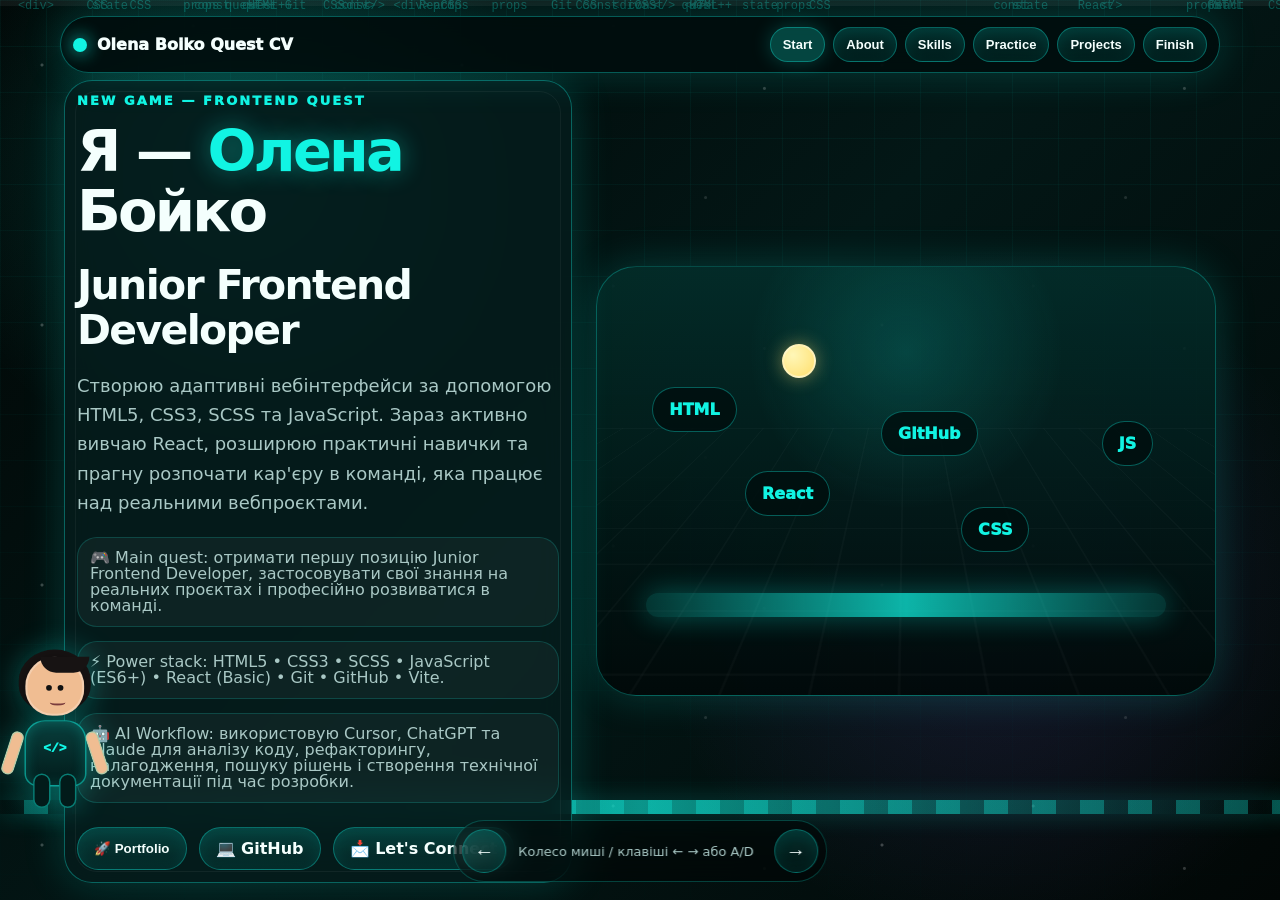
<file: index.html>
<!DOCTYPE html>
<html lang="uk">
<head>
  <meta charset="UTF-8" />
  <meta name="viewport" content="width=device-width, initial-scale=1.0" />
  <title>Бойко Олена — Front-end Developer Quest</title>
  <link rel="stylesheet" href="./style.css"> 
</head>
<body>
  <div class="progress-wrap"><div class="progress" id="progress"></div></div>
  <div class="bg-grid"></div>
  <div class="stars"></div>
  <div class="code-rain" id="particles"></div>

  <header class="topbar">
    <a class="brand" href="#" aria-label="На старт"><span class="brand-dot"></span><span>Olena Boiko Quest CV</span></a>
    <nav class="nav" aria-label="Навігація">
      <button class="nav-btn active" data-target="0">Start</button>
      <button class="nav-btn" data-target="1">About</button>
      <button class="nav-btn" data-target="2">Skills</button>
      <button class="nav-btn" data-target="3">Practice</button>
      <button class="nav-btn" data-target="4">Projects</button>
      <button class="nav-btn" data-target="5">Finish</button>
    </nav>
  </header>

  <div class="runner" id="runner" aria-hidden="true">
    <div class="avatar"><div class="hair"></div><div class="head"><div class="bangs"></div><div class="eye left"></div><div class="eye right"></div><div class="smile"></div></div><div class="body"></div><div class="arm left"></div><div class="arm right"></div><div class="leg left"></div><div class="leg right"></div></div>
  </div>

  <main class="game" id="game">
    <section class="world" id="world">
      <article class="level">
        <div class="panel log-panel">
          <div class="level-label">New Game — Frontend Quest</div>
          <h1>Я — <span class="accent">Олена</span> Бойко</h1>
          <h2>Junior Frontend Developer</h2>
          <p>Створюю адаптивні вебінтерфейси за допомогою HTML5, CSS3, SCSS та JavaScript. Зараз активно вивчаю React, розширюю
          практичні навички та прагну розпочати кар'єру в команді, яка працює над реальними вебпроєктами.</p>
          <div class="quest-log">
            <div class="log-item">🎮 Main quest: отримати першу позицію Junior Frontend Developer, застосовувати свої знання на реальних проєктах і професійно
            розвиватися в команді.</div>
            <div class="log-item">⚡ Power stack: HTML5 • CSS3 • SCSS • JavaScript (ES6+) • React (Basic) • Git • GitHub • Vite.</div>
            <div class="log-item">🤖 AI Workflow: використовую Cursor, ChatGPT та Claude для аналізу коду, рефакторингу, налагодження, пошуку рішень і створення технічної
            документації під час розробки.</div>
          </div>
          <div class="actions">
            <button data-next="1">🚀 Portfolio</button>
            <a class="button" href="https://github.com/OlenaBoiko9" target="_blank" rel="noreferrer">💻 GitHub</a>
            <a class="button" href="mailto:boiko.olena.2324ls@gmail.com">📩 Let's Connect</a>
          </div>
        </div>
        <div class="stage">
          
          <div class="platform"></div>
        
          <div class="coin coin-1"></div>
          
          <div class="badge badge-html">HTML</div>
          <div class="badge badge-js">JS</div>
          <div class="badge badge-css">CSS</div>
          <div class="badge badge-react">React</div>
          <div class="badge badge-github">GitHub</div>
        </div>
      </article>

      <article class="level">
        <div class="panel">
          <div class="level-label">Quest 01 — Origin Story</div>
          <h2>Мій шлях у <span class="accent">Frontend</span></h2>
          <p>Я розпочала свій шлях у Frontend-розробці з вивчення HTML, CSS та JavaScript. Після завершення навчання в Lemon School
          створила кілька власних проєктів, серед яких адаптивні вебсайти та Chrome Extension з інтеграцією Monobank API.
          
          Зараз поглиблюю знання React, розвиваю практичні навички, працюю над новими проєктами та вдосконалюю якість коду. Моя
          мета — приєднатися до команди, працювати над реальними продуктами та професійно зростати як Frontend Developer.</p>
        </div>
        <div class="cards">
          <div class="card"><strong>💻 Frontend Skills</strong>Маю практичний досвід розробки адаптивних вебінтерфейсів із використанням HTML5, CSS3, SCSS та JavaScript (ES6+),
          створюю семантичну та кросбраузерну верстку.</div>
          <div class="card"><strong>⚛️ React Learning</strong>Вивчаю React, працюю з компонентами, props, state та застосовую сучасний підхід до побудови користувацьких інтерфейсів.</div>
          <div class="card"><strong>🤖 AI-Assisted Development</strong>Використовую Cursor, ChatGPT та Claude для аналізу коду, пошуку рішень, рефакторингу, налагодження та створення
          технічної документації, що допомагає ефективніше працювати над проєктами.</div>
          <div class="card"><strong>🤝 Ready to Contribute</strong>Шукаю можливість розпочати кар'єру Junior Frontend Developer у команді, де зможу застосовувати свої знання, розвиватися
          на реальних проєктах і робити внесок у створення якісних вебзастосунків.</div>
        </div>
      </article>

      <article class="level">
        <div class="panel">
          <div class="level-label">Quest 02 — Collect Power-ups</div>
          <h2>Мої <span class="accent">технічні навички</span></h2>
          <p>Практичні навички, які я застосовую під час розробки власних проєктів. Постійно вдосконалюю знання, вивчаю сучасні
          інструменти та розширюю стек технологій. Натисніть на технологію, щоб переглянути детальніше.</p>
        </div>
       <div class="skills">
  <div class="skill">
    <div class="skill-head">
      <span>HTML5</span>
    </div>
    <div class="skill-desc">
      Створюю семантичну, доступну та логічно структуровану HTML-розмітку відповідно до сучасних вебстандартів.
    </div>
  </div>

<div class="skill">
  <div class="skill-head">
    <span>CSS3 / SCSS</span>
  </div>
  <div class="skill-desc">
    Розробляю адаптивні інтерфейси, використовуючи Flexbox, CSS Grid, SCSS, методологію BEM і підхід Mobile First.
  </div>
</div>

<div class="skill">
  <div class="skill-head">
    <span>JavaScript (ES6+)</span>
  </div>
  <div class="skill-desc">
    Реалізую інтерактивність вебзастосунків, працюю з DOM, Fetch API, REST API, Local Storage, обробкою подій та
    сучасним синтаксисом ES6+.
  </div>
</div>

<div class="skill">
  <div class="skill-head">
    <span>React</span>
  </div>
  <div class="skill-desc">
    Вивчаю React, працюю з компонентами, props і state та створюю навчальні застосунки для розвитку практичних навичок.
  </div>
</div>

<div class="skill">
  <div class="skill-head">
    <span>Git / GitHub</span>
  </div>
  <div class="skill-desc">
    Використовую Git для контролю версій, працюю з GitHub, веду репозиторії власних проєктів і публікую їх за допомогою
    GitHub Pages.
  </div>
</div>
</div>
      </article>

      <article class="level">
        <div class="panel">
          <div class="level-label">Quest 03 — Practice Map</div>
          <h2>Від перших проєктів до  <span class="accent">React</span></h2>
          <p>Мій практичний шлях у Frontend-розробці — від створення адаптивних вебсторінок до розробки інтерактивних застосунків із
          використанням JavaScript, Git та React.</p>
        </div>
        <div class="timeline">
          <div class="step"><strong>Landing Pages</strong>Почала з розробки адаптивних лендінгів, опановуючи семантичну HTML-розмітку, структуру сторінок і сучасну верстку.</div>
          <div class="step"><strong>Responsive layout</strong>Створюю адаптивні інтерфейси, які коректно працюють на мобільних пристроях, планшетах і десктопах.</div>
          <div class="step"><strong>JavaScript logic</strong>Реалізую інтерактивність вебзастосунків, працюю з DOM, подіями, Fetch API, REST API та логікою взаємодії користувача з
          інтерфейсом.</div>
          <div class="step"><strong>Component Approach</strong>Вивчаю компонентний підхід у React, працюю з компонентами, props і state, створюючи навчальні застосунки.</div>
          <div class="step"><strong>React Development</strong>Поступово поглиблюю знання React, застосовую сучасний підхід до створення користувацьких інтерфейсів і розвиваю
          практичні навички.</div>
          <div class="step"><strong>Git Workflow</strong>Використовую Git для контролю версій, працюю з GitHub, веду репозиторії власних проєктів і публікую їх за допомогою
          GitHub Pages.</div>
        </div>
      </article>

<article class="level projects-level">
  <div class="projects-panel">
    <div class="projects-label">Quest 04 — GitHub Portal</div>

    <h2>Мої проєкти</h2>
  </div>

  <div class="projects-grid">
    <div class="projects-card">
      <strong>Marketing Agency Website "Positivus"</strong>
      Адаптивний сайт для digital-агентства з сучасним інтерфейсом, секціями послуг, кейсів та закликами до дії.
      HTML5 • CSS3 • SCSS
      <div class="projects-card-links">
        <a href="https://olenaboiko9.github.io/Marketing-Agency-Website-Positivus-/" target="_blank" rel="noreferrer">Live</a>
        <a href="https://github.com/OlenaBoiko9/Marketing-Agency-Website-Positivus-" target="_blank" rel="noreferrer">GitHub</a>
      </div>
    </div>

    <div class="projects-card">
      <strong>CrossFit Landing Page</strong>
      Адаптивний лендінг із версткою за макетом, сучасною структурою сторінки та оптимізованими стилями.
      HTML5 • CSS3 
      <div class="projects-card-links">
        <a href="https://olenaboiko9.github.io/CROSSFIT/" target="_blank" rel="noreferrer">Live</a>
        <a href="https://github.com/OlenaBoiko9/CROSSFIT" target="_blank" rel="noreferrer">GitHub</a>
      </div>
    </div>

      <div class="projects-card">
        <strong>Bakery Business Website</strong>
        Сайт сучасної пекарні з навігацією, інформацією про команду, формою заявки та адаптивною версткою.
        HTML5 • CSS3 • SCSS • JavaScript
        <div class="projects-card-links">
          <a href="https://olenaboiko9.github.io/Bakery-Business-Website/" target="_blank" rel="noreferrer">Live</a>
          <a href="https://github.com/OlenaBoiko9/Bakery-Business-Website" target="_blank" rel="noreferrer">GitHub</a>
        </div>
      </div>

    <div class="projects-card">
      <strong>CloudSyns</strong>
      Адаптивний вебсайт хмарного сервісу зі статистикою, тарифами, блоками переваг і сучасним UI.
      HTML5 • CSS3 • SCSS • JavaScript
      <div class="projects-card-links">
        <a href="https://olenaboiko9.github.io/CloudSyns/" target="_blank" rel="noreferrer">Live</a>
        <a href="https://github.com/OlenaBoiko9/CloudSyns" target="_blank" rel="noreferrer">GitHub</a>
      </div>
    </div>

    <div class="projects-card">
      <strong>Band Website "Grim ta Grim"</strong>
      Сайт музичного гурту з розкладом концертів, інформацією про учасників, контактною формою та Google Maps.
      HTML5 • CSS3 • JavaScript
      <div class="projects-card-links">
        <a href="https://olenaboiko9.github.io/Band-Website-Grim-ta-Grim-/" target="_blank" rel="noreferrer">Live</a>
        <a href="https://github.com/OlenaBoiko9/Band-Website-Grim-ta-Grim-" target="_blank" rel="noreferrer">GitHub</a>
      </div>
    </div>

    <div class="projects-card">
      <strong>Chrome Extension — Currency Converter</strong>
      Розширення для Chrome, яке отримує актуальний курс валют через Monobank API та конвертує USD ↔ UAH.
      JavaScript • HTML5 • CSS3 • Monobank API • Chrome Extension API
      <div class="projects-card-links">
        <a href="https://github.com/OlenaBoiko9/Chrome-Ext" target="_blank" rel="noreferrer">GitHub</a>
      </div>
    </div>

    <div class="projects-card">
      <strong>Contact Form (In Progress)</strong>
      Форма з валідацією, обробкою введених даних і сучасним користувацьким інтерфейсом. Після завершення JavaScript-версії
      буде реалізована також на React.
      HTML5 • CSS3 • JavaScript • React (planned)
      <div class="projects-card-links">
        <a href="https://github.com/OlenaBoiko9/Contact-Form" target="_blank" rel="noreferrer">GitHub</a>
      </div>
    </div>

    <div class="projects-card">
      <strong>Vibe Coding Project</strong>
      Проєкт створений у форматі Vibe Coding з використанням Cursor та ChatGPT. Розробка здійснювалася через постановку задач
      AI: я описувала функціонал, інтерфейс і бажаний результат, а AI генерував та змінював код відповідно до цих вимог.
      <div class="projects-card-links">
        <a href="https://github.com/OlenaBoiko9/Dayli-main/tree/main" target="_blank" rel="noreferrer">GitHub</a>
      </div>
    </div>
  </div>
</article>
      <article class="level final-level">
        <div class="panel">
          <div class="level-label">Final Level — Contact</div>
          <h2>Готова створювати сучасні вебпроєкти</h2>
          <p>Шукаю можливість приєднатися до команди, працювати над реальними вебпроєктами, застосовувати свої знання та професійно
          розвиватися як Junior Frontend Developer.</p>
          <div class="contacts">
            <a class="contact-item final-item" href="mailto:boiko.olena.2324ls@gmail.com"><strong>Email</strong>boiko.olena.2324ls@gmail.com</a>
            <a class="contact-item final-item" href="tel:+380663231808"><strong>Phone</strong>066 323 1808</a>
            <a class="contact-item final-item" href="https://github.com/OlenaBoiko9" target="_blank" rel="noreferrer"><strong>GitHub</strong>github.com/OlenaBoiko9</a>
            <a class="contact-item final-item" href="https://t.me/OlenaBoiko9" target="_blank" rel="noreferrer"><strong>Telegram</strong>t.me/OlenaBoiko9</a>
          </div>
        </div>

      </article>
    </section>
  </main>

  <div class="controls" id="controls">
    <button type="button" id="prevBtn" aria-label="Попередній рівень">←</button>
    <span class="hint">Колесо миші / клавіші ← → або A/D</span>
    <button type="button" id="nextBtn" aria-label="Наступний рівень">→</button>
  </div>
<script src="./script.js"></script>
</body>
</html>
</file>
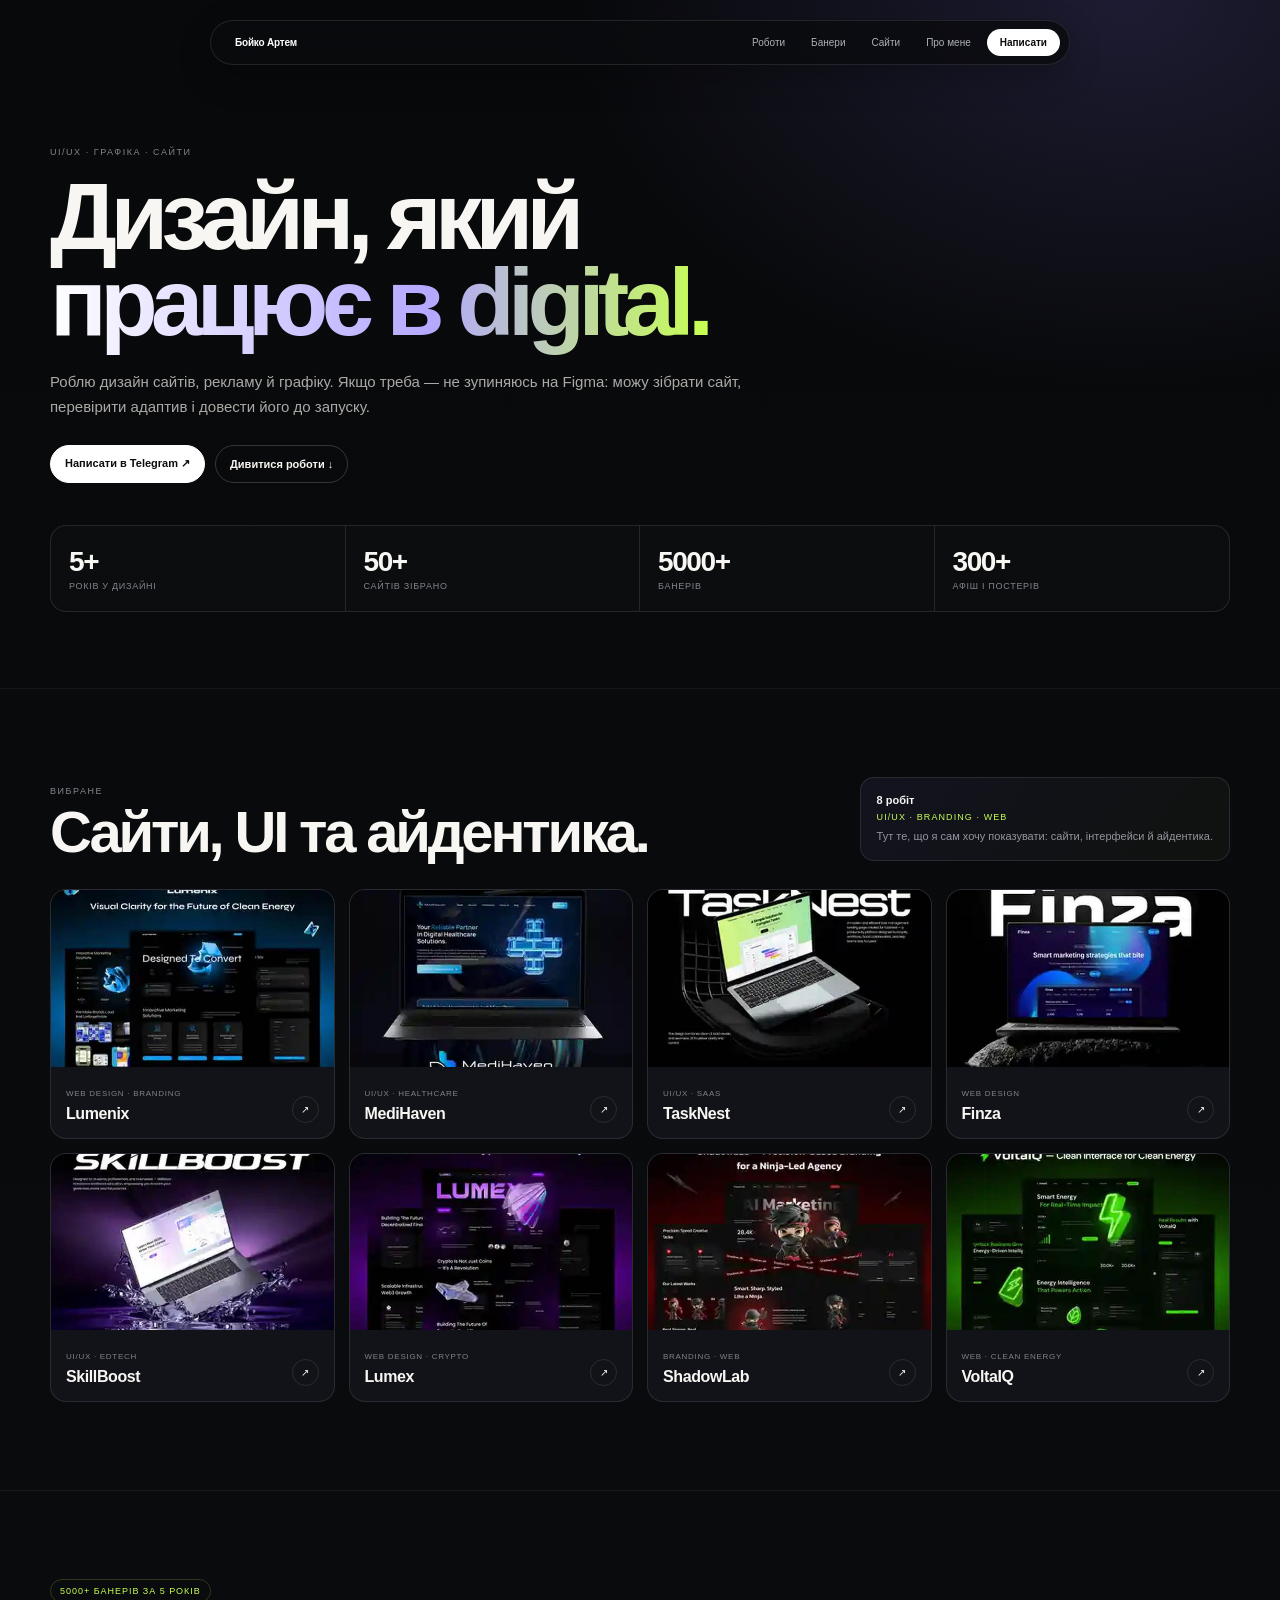
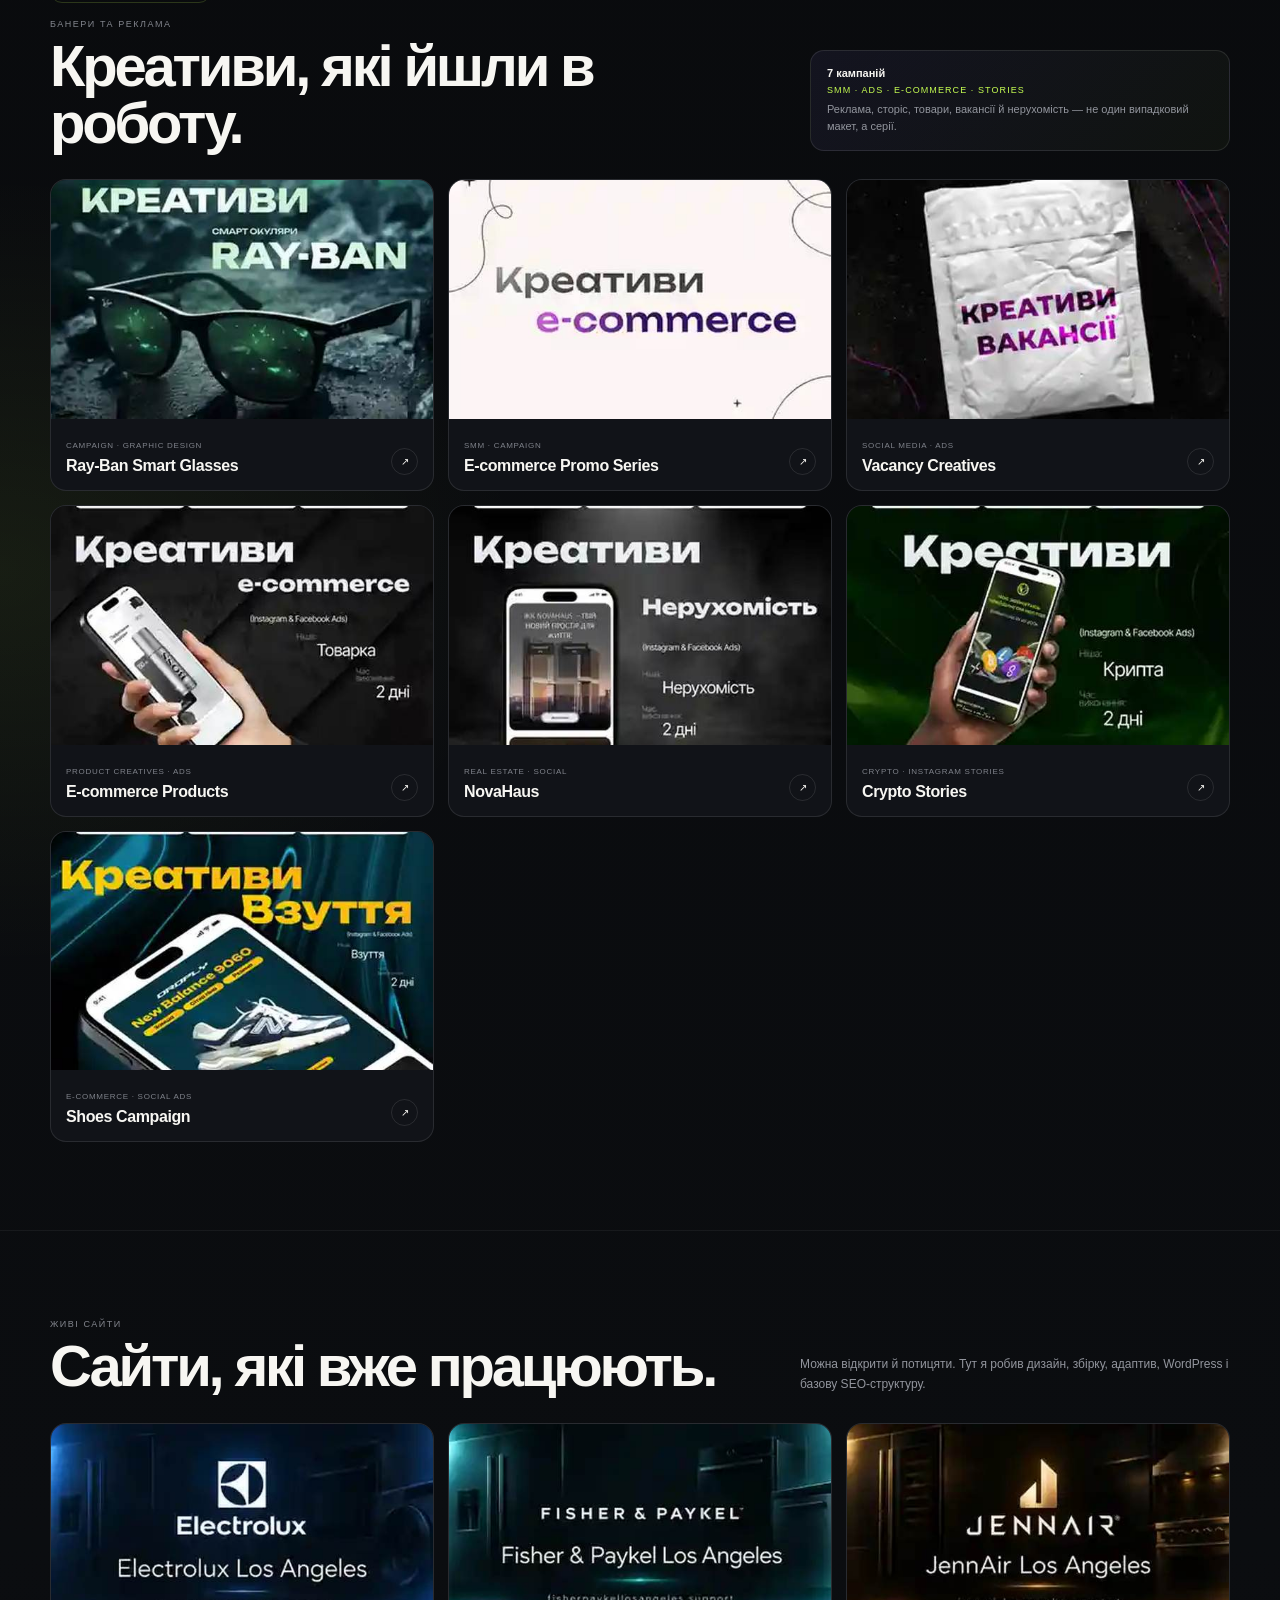
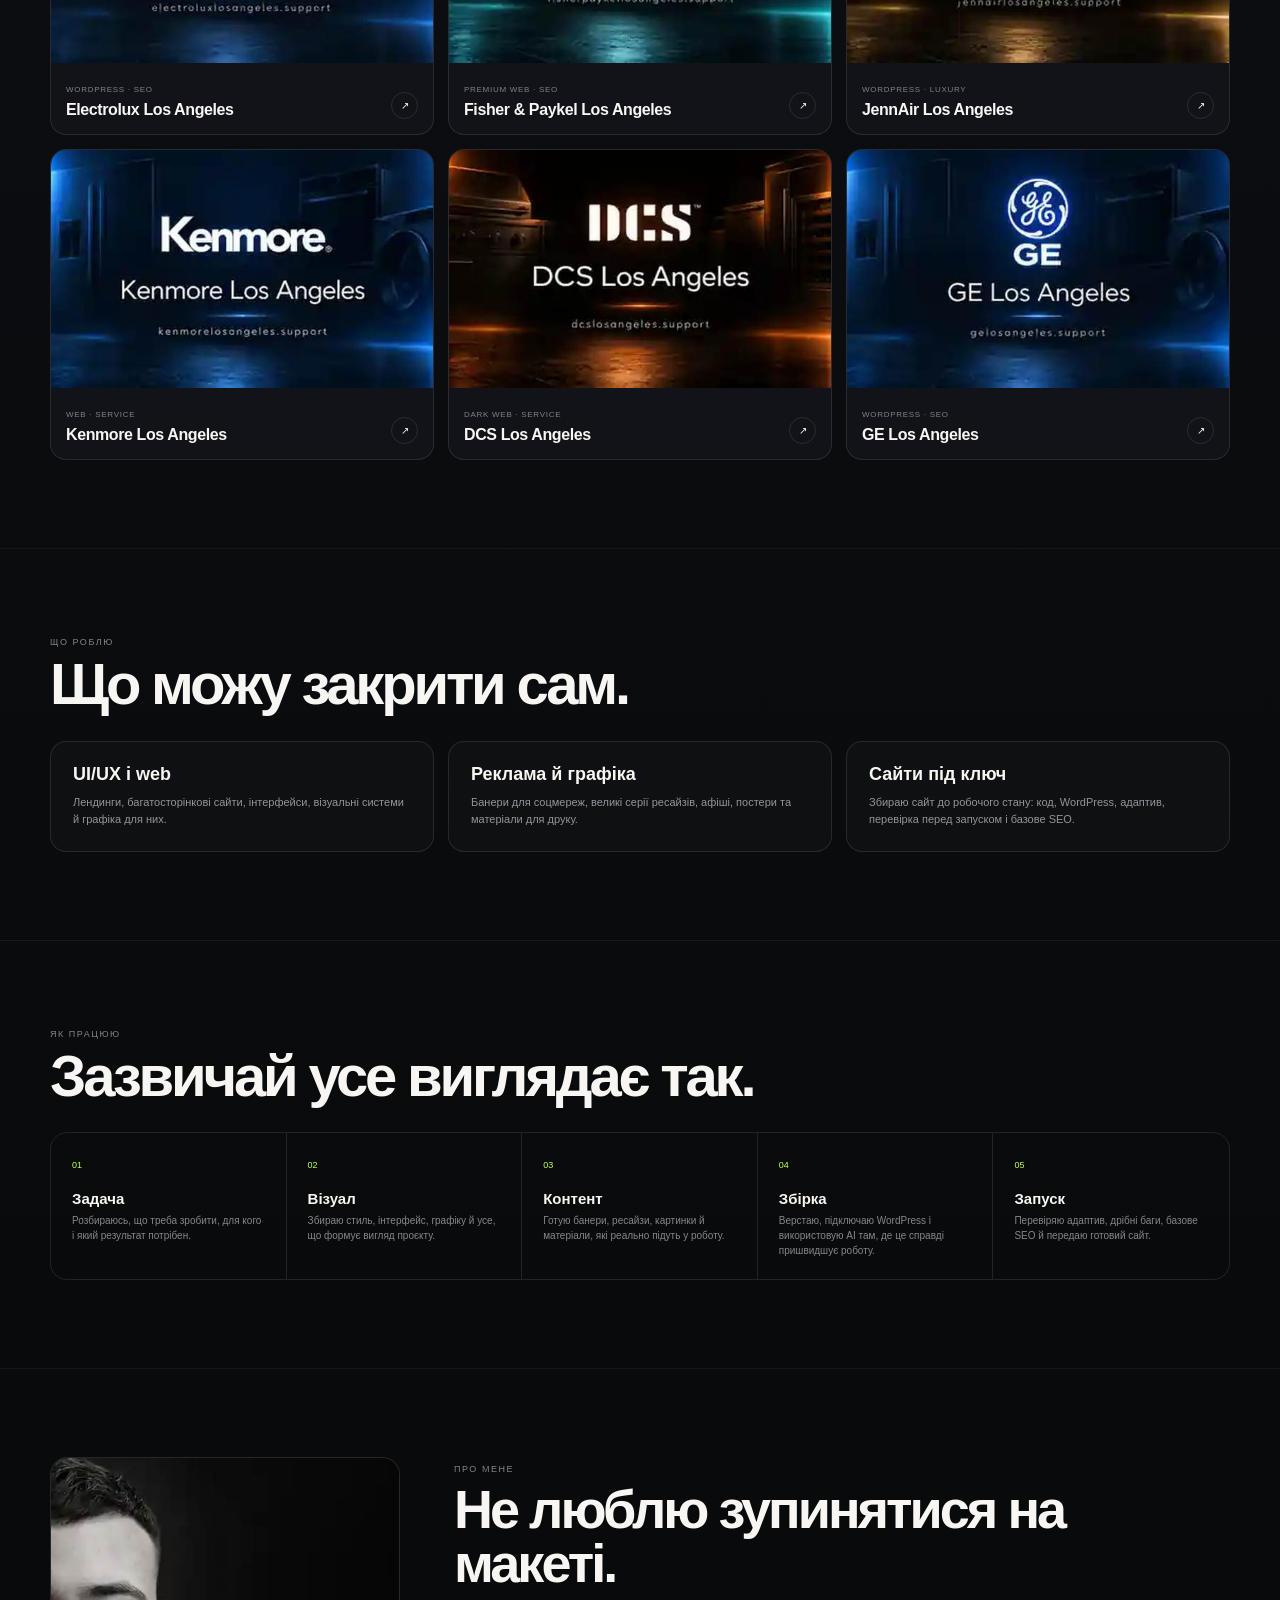
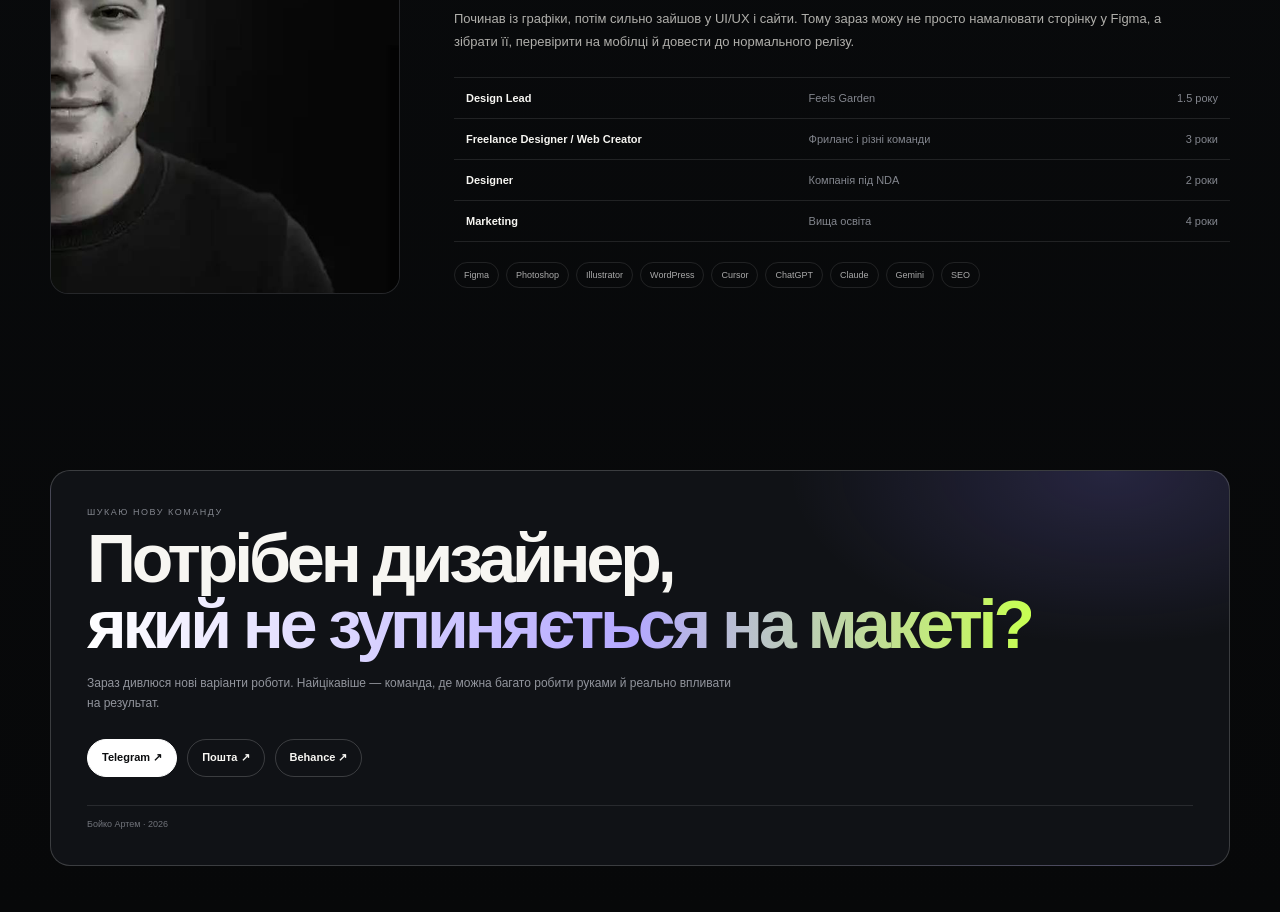
<file: portfolio/index.html>
<!doctype html>
<html lang="uk">
<head>
<meta charset="utf-8">
<meta name="viewport" content="width=device-width,initial-scale=1,viewport-fit=cover">
<meta name="theme-color" content="#08090b">
<title>Бойко Артем — Digital Designer</title>
<meta name="description" content="Бойко Артем — UI/UX, графічний дизайн і сайти. Вибрані кейси, рекламні креативи та живі проєкти.">
<style>
:root{
  --bg:#08090b;--bg2:#0d0f13;--panel:#111318;--panel2:#151820;
  --text:#f7f6f2;--muted:#92959d;--line:rgba(255,255,255,.10);
  --line2:rgba(255,255,255,.18);--lime:#c7ff52;--vio:#8d7dff;
  --max:1180px;--r:18px;--ease:cubic-bezier(.2,.8,.2,1)
}
*{box-sizing:border-box}
html{scroll-behavior:smooth;background:var(--bg)}
body{margin:0;color:var(--text);font-family:Inter,ui-sans-serif,-apple-system,BlinkMacSystemFont,"Segoe UI",sans-serif;background:
radial-gradient(900px 620px at 88% 0,rgba(141,125,255,.16),transparent 62%),
radial-gradient(820px 620px at 0 38%,rgba(199,255,82,.07),transparent 64%),
linear-gradient(180deg,#08090b 0%,#0b0d10 55%,#070809 100%);overflow-x:hidden}
a{color:inherit;text-decoration:none}
img{display:block;width:100%}
button,a{-webkit-tap-highlight-color:transparent}
.shell{width:min(var(--max),calc(100% - 40px));margin-inline:auto}
section{scroll-margin-top:86px}
.nav-wrap{position:sticky;top:10px;z-index:50;padding:10px 12px 0;pointer-events:none}
.nav{width:min(860px,100%);margin:auto;display:flex;align-items:center;gap:6px;padding:8px 9px 8px 14px;border:1px solid var(--line);border-radius:999px;background:rgba(10,11,14,.82);backdrop-filter:blur(18px) saturate(135%);box-shadow:0 12px 34px rgba(0,0,0,.24);pointer-events:auto}
.brand{margin-right:auto;font-weight:850;font-size:12px;letter-spacing:-.02em;color:#fff!important;white-space:nowrap}
.nav a{padding:8px 10px;border-radius:999px;font-size:10px;color:#aeb1b8;transition:.2s}
.nav a:hover{color:#fff;background:rgba(255,255,255,.06)}
.nav .hire{background:#fff;color:#0a0b0d!important;font-weight:800;padding-inline:13px}
.nav .hire:hover{background:var(--lime)}
.hero{padding:92px 0 76px}
.ey{font-size:9px;line-height:1.3;letter-spacing:.17em;text-transform:uppercase;color:#82858d}
h1{margin:15px 0 22px;font-size:clamp(52px,7.4vw,94px);line-height:.92;letter-spacing:-.07em;font-weight:760}
.grad{background:linear-gradient(90deg,#fff 0%,#b4a8ff 58%,#c7ff52 100%);-webkit-background-clip:text;background-clip:text;color:transparent}
.hero-copy{max-width:700px;margin:0;color:#aaa9a6;font-size:15px;line-height:1.7}
.actions{display:flex;gap:10px;flex-wrap:wrap;margin-top:25px}
.btn{display:inline-flex;align-items:center;justify-content:center;min-height:38px;padding:9px 14px;border:1px solid var(--line2);border-radius:999px;font-size:11px;font-weight:780;transition:transform .22s,border-color .22s,background .22s,color .22s;touch-action:manipulation}
.btn.primary{background:#fff;color:#0b0c0e;border-color:#fff}
.btn:hover{transform:translateY(-2px);border-color:rgba(199,255,82,.42)}
.btn.primary:hover{background:var(--lime);border-color:var(--lime)}
.stats{display:grid;grid-template-columns:repeat(4,1fr);margin-top:42px;border:1px solid var(--line);border-radius:16px;overflow:hidden;background:rgba(255,255,255,.015)}
.stat{padding:20px 18px;border-right:1px solid var(--line);transition:.22s}
.stat:last-child{border-right:0}
.stat strong{display:block;font-size:28px;letter-spacing:-.05em}
.stat span{display:block;margin-top:3px;font-size:9px;color:#81848c;text-transform:uppercase;letter-spacing:.08em}
.section{padding:88px 0;border-top:1px solid rgba(255,255,255,.055)}
.head{display:flex;align-items:flex-end;justify-content:space-between;gap:30px;margin-bottom:28px}
.head h2{margin:7px 0 0;font-size:clamp(36px,4.8vw,58px);line-height:.98;letter-spacing:-.055em}
.head p{margin:0;max-width:430px;color:var(--muted);font-size:12px;line-height:1.65}
.note{min-width:300px;max-width:420px;padding:16px;border:1px solid var(--line);border-radius:14px;background:linear-gradient(135deg,rgba(141,125,255,.08),rgba(199,255,82,.035));display:grid;gap:6px}
.note strong{font-size:11px}
.note span{font-size:9px;letter-spacing:.12em;color:var(--lime)}
.note em{font-style:normal;font-size:11px;color:var(--muted);line-height:1.5}
.grid{display:grid;grid-template-columns:repeat(4,minmax(0,1fr));gap:14px}
.grid.three{grid-template-columns:repeat(3,minmax(0,1fr))}
.card{position:relative;display:block;overflow:hidden;border:1px solid var(--line);border-radius:16px;background:var(--panel);transition:transform .3s var(--ease),border-color .3s,box-shadow .3s,background .3s;touch-action:manipulation}
.card-media{aspect-ratio:16/10;overflow:hidden;background:#0c0e11}
.card-media img{height:100%;object-fit:cover;transition:transform .55s var(--ease),filter .3s}
.card-meta{display:flex;align-items:flex-end;justify-content:space-between;gap:14px;padding:15px}
.card small{font-size:8px;letter-spacing:.09em;color:#7f828a;text-transform:uppercase}
.card h3{margin:5px 0 0;font-size:16px;line-height:1.12;letter-spacing:-.025em}
.arrow{flex:0 0 auto;width:27px;height:27px;display:grid;place-items:center;border:1px solid var(--line);border-radius:50%;font-size:10px;transition:.23s}
.card::after{content:"";position:absolute;inset:0;pointer-events:none;background:linear-gradient(180deg,transparent 62%,rgba(141,125,255,.04));opacity:0;transition:.25s}
.card:hover{transform:translateY(-6px);border-color:rgba(199,255,82,.34);background:#14171d;box-shadow:0 18px 42px rgba(0,0,0,.32)}
.card:hover::after{opacity:1}
.card:hover img{transform:scale(1.045);filter:saturate(1.05) contrast(1.02)}
.card:hover .arrow{transform:rotate(8deg);background:var(--lime);border-color:var(--lime);color:#090a0c}
.card:active{transform:translateY(-2px) scale(.995)}
.tag{display:inline-flex;margin-bottom:16px;padding:6px 9px;border:1px solid rgba(199,255,82,.18);border-radius:999px;color:var(--lime);font-size:9px;letter-spacing:.11em;text-transform:uppercase}
.caps{display:grid;grid-template-columns:repeat(3,1fr);gap:14px}
.cap{padding:22px;border:1px solid var(--line);border-radius:16px;background:rgba(255,255,255,.022);transition:.23s}
.cap strong{display:block;font-size:18px;margin-bottom:9px}
.cap p{margin:0;color:var(--muted);font-size:11px;line-height:1.6}
.cap:hover{transform:translateY(-4px);border-color:rgba(141,125,255,.34);background:rgba(255,255,255,.038);box-shadow:0 14px 32px rgba(0,0,0,.18)}
.process{display:grid;grid-template-columns:repeat(5,1fr);border:1px solid var(--line);border-radius:17px;overflow:hidden}
.step{padding:21px;border-right:1px solid var(--line);transition:.22s}
.step:last-child{border-right:0}
.step-num{font-size:9px;color:var(--lime)}
.step h3{margin:18px 0 6px;font-size:15px}
.step p{margin:0;color:#85878d;font-size:10px;line-height:1.5}
.step:hover{background:linear-gradient(180deg,rgba(141,125,255,.07),rgba(199,255,82,.025))}
.about{display:grid;grid-template-columns:350px 1fr;gap:54px;align-items:center}
.portrait{overflow:hidden;border:1px solid var(--line);border-radius:18px;background:#0d0f12;transition:.24s}
.portrait img{aspect-ratio:4/5;object-fit:cover}
.portrait:hover{transform:translateY(-4px);border-color:rgba(141,125,255,.32);box-shadow:0 18px 38px rgba(0,0,0,.25)}
.about h2{margin:7px 0 18px;font-size:clamp(34px,4.6vw,54px);line-height:1;letter-spacing:-.055em}
.about-copy{margin:0;color:#b0afab;font-size:13px;line-height:1.72;max-width:710px}
.exp{margin-top:24px;border-top:1px solid var(--line)}
.exp-row{display:grid;grid-template-columns:minmax(180px,1.05fr) minmax(210px,1fr) 82px;align-items:center;column-gap:24px;padding:14px 12px;border-bottom:1px solid var(--line);font-size:11px;transition:.22s}
.exp-row b{font-weight:760}
.exp-row span{color:#83868e}
.exp-row span:last-child{text-align:right;white-space:nowrap}
.exp-row:hover{background:linear-gradient(90deg,rgba(141,125,255,.07),rgba(199,255,82,.03));transform:translateX(4px)}
.exp-row:hover span:last-child{color:var(--lime)}
.tools{display:flex;flex-wrap:wrap;gap:7px;margin-top:20px}
.tool{padding:7px 9px;border:1px solid var(--line);border-radius:999px;color:#aaa;font-size:9px;transition:.2s}
.tool:hover{transform:translateY(-2px);border-color:rgba(199,255,82,.35);color:#fff}
.contact{padding:88px 0 46px}
.contact-box{padding:36px;border:1px solid var(--line2);border-radius:20px;background:radial-gradient(520px 280px at 90% 0,rgba(141,125,255,.18),transparent 62%),#101216}
.contact-box h2{margin:7px 0 16px;font-size:clamp(40px,5.6vw,68px);line-height:.97;letter-spacing:-.06em}
.contact-box p{margin:0;max-width:650px;color:var(--muted);font-size:12px;line-height:1.65}
.footer{margin-top:28px;padding-top:13px;border-top:1px solid var(--line);font-size:9px;color:#70737a}

@media(max-width:1050px){
  .grid,.grid.three{grid-template-columns:repeat(2,minmax(0,1fr))}
  .about{grid-template-columns:300px 1fr;gap:38px}
  .process{grid-template-columns:repeat(3,1fr)}
  .step:nth-child(3){border-right:0}
  .step:nth-child(-n+3){border-bottom:1px solid var(--line)}
}
@media(max-width:760px){
  .shell{width:calc(100% - 28px)}
  .nav{padding-left:12px}
  .nav a:not(.brand):not(.hire){display:none}
  .brand{font-size:11px}
  .nav .hire{font-size:9px;padding:7px 10px}
  .hero{padding:64px 0 50px}
  h1{font-size:clamp(42px,13vw,58px);margin:13px 0 18px}
  .hero-copy{font-size:13px;line-height:1.65}
  .actions{display:grid;grid-template-columns:1fr;gap:8px;margin-top:20px}
  .btn{width:100%;min-height:42px}
  .stats{grid-template-columns:1fr 1fr;margin-top:28px}
  .stat{padding:14px 12px}
  .stat:nth-child(2){border-right:0}
  .stat:nth-child(-n+2){border-bottom:1px solid var(--line)}
  .section{padding:58px 0}
  .head{align-items:flex-start;flex-direction:column;gap:18px;margin-bottom:22px}
  .head h2{font-size:38px}
  .note{min-width:0;width:100%;max-width:none;padding:14px}
  .grid,.grid.three{grid-template-columns:1fr;gap:12px}
  .card-media{aspect-ratio:16/9}
  .card-meta{padding:14px}
  .caps{grid-template-columns:1fr}
  .process{grid-template-columns:1fr}
  .step{border-right:0;border-bottom:1px solid var(--line)!important;padding:18px}
  .step:last-child{border-bottom:0!important}
  .step h3{margin-top:10px}
  .about{grid-template-columns:1fr;gap:28px}
  .portrait{max-width:440px;width:100%;margin:auto}
  .about h2{font-size:40px}
  .exp-row{grid-template-columns:1fr auto;column-gap:12px;row-gap:5px;padding:13px 8px}
  .exp-row span:first-of-type{grid-column:1/-1}
  .exp-row span:last-child{grid-column:2;grid-row:1}
  .contact{padding:58px 0 30px}
  .contact-box{padding:24px}
  .contact-box h2{font-size:42px}
}
@media(max-width:390px){
  .shell{width:calc(100% - 20px)}
  .brand{font-size:10px}
  h1{font-size:40px}
  .head h2,.about h2,.contact-box h2{font-size:35px}
}
</style>
</head>
<body>
<div class="nav-wrap"><nav class="nav">
  <a class="brand" href="https://www.behance.net/692fd713" target="_blank" rel="noopener noreferrer">Бойко Артем</a>
  <a href="#work">Роботи</a><a href="#banners">Банери</a><a href="#sites">Сайти</a><a href="#about">Про мене</a>
  <a class="hire" href="https://t.me/artem_design10" target="_blank" rel="noopener noreferrer">Написати</a>
</nav></div>

<main>
<section class="hero"><div class="shell">
  <div class="ey">UI/UX · графіка · сайти</div>
  <h1>Дизайн, який<br><span class="grad">працює в digital.</span></h1>
  <p class="hero-copy">Роблю дизайн сайтів, рекламу й графіку. Якщо треба — не зупиняюсь на Figma: можу зібрати сайт, перевірити адаптив і довести його до запуску.</p>
  <div class="actions">
    <a class="btn primary" href="https://t.me/artem_design10" target="_blank" rel="noopener noreferrer">Написати в Telegram ↗</a>
    <a class="btn" href="#work">Дивитися роботи ↓</a>
  </div>
  <div class="stats">
    <div class="stat"><strong>5+</strong><span>років у дизайні</span></div>
    <div class="stat"><strong>50+</strong><span>сайтів зібрано</span></div>
    <div class="stat"><strong>5000+</strong><span>банерів</span></div>
    <div class="stat"><strong>300+</strong><span>афіш і постерів</span></div>
  </div>
</div></section>

<section class="section" id="work"><div class="shell">
  <div class="head"><div><div class="ey">Вибране</div><h2>Сайти, UI та айдентика.</h2></div>
  <div class="note"><strong>8 робіт</strong><span>UI/UX · BRANDING · WEB</span><em>Тут те, що я сам хочу показувати: сайти, інтерфейси й айдентика.</em></div></div>
  <div class="grid">
    <a class="card" href="https://www.behance.net/gallery/229283741/Lumenix-Visual-Clarity-for-the-Future-of-Clean-Energy" target="_blank" rel="noopener noreferrer"><div class="card-media"><img src="cards/lumenix.jpg" alt="Lumenix" loading="lazy"></div><div class="card-meta"><div><small>Web Design · Branding</small><h3>Lumenix</h3></div><span class="arrow">↗</span></div></a><a class="card" href="https://www.behance.net/gallery/226299751/MediHaven-Digital-Healthcare-Web-Design" target="_blank" rel="noopener noreferrer"><div class="card-media"><img src="cards/medihaven.jpg" alt="MediHaven" loading="lazy"></div><div class="card-meta"><div><small>UI/UX · Healthcare</small><h3>MediHaven</h3></div><span class="arrow">↗</span></div></a><a class="card" href="https://www.behance.net/gallery/225847885/Modern-SaaS-Project-Management-Platform-Design" target="_blank" rel="noopener noreferrer"><div class="card-media"><img src="cards/tasknest.jpg" alt="TaskNest" loading="lazy"></div><div class="card-meta"><div><small>UI/UX · SaaS</small><h3>TaskNest</h3></div><span class="arrow">↗</span></div></a><a class="card" href="https://www.behance.net/gallery/226250037/Finza-Bold-marketing-agency-website" target="_blank" rel="noopener noreferrer"><div class="card-media"><img src="cards/finza.jpg" alt="Finza" loading="lazy"></div><div class="card-meta"><div><small>Web Design</small><h3>Finza</h3></div><span class="arrow">↗</span></div></a><a class="card" href="https://www.behance.net/gallery/225849105/SkillBoost-Online-Learning-Platform-UI" target="_blank" rel="noopener noreferrer"><div class="card-media"><img src="cards/skillboost.jpg" alt="SkillBoost" loading="lazy"></div><div class="card-meta"><div><small>UI/UX · EdTech</small><h3>SkillBoost</h3></div><span class="arrow">↗</span></div></a><a class="card" href="https://www.behance.net/gallery/229242465/Lumex-a-crypto-case-study" target="_blank" rel="noopener noreferrer"><div class="card-media"><img src="cards/lumex.jpg" alt="Lumex" loading="lazy"></div><div class="card-meta"><div><small>Web Design · Crypto</small><h3>Lumex</h3></div><span class="arrow">↗</span></div></a><a class="card" href="https://www.behance.net/gallery/229278763/ShadowLab-Branding-for-a-Ninja-Led-Agency" target="_blank" rel="noopener noreferrer"><div class="card-media"><img src="cards/shadowlab.jpg" alt="ShadowLab" loading="lazy"></div><div class="card-meta"><div><small>Branding · Web</small><h3>ShadowLab</h3></div><span class="arrow">↗</span></div></a><a class="card" href="https://www.behance.net/gallery/229281537/VoltaIQ-Clean-Interface-for-Clean-Energy" target="_blank" rel="noopener noreferrer"><div class="card-media"><img src="cards/voltaiq.jpg" alt="VoltaIQ" loading="lazy"></div><div class="card-meta"><div><small>Web · Clean Energy</small><h3>VoltaIQ</h3></div><span class="arrow">↗</span></div></a>
  </div>
</div></section>

<section class="section" id="banners"><div class="shell">
  <span class="tag">5000+ банерів за 5 років</span>
  <div class="head"><div><div class="ey">Банери та реклама</div><h2>Креативи, які йшли в роботу.</h2></div>
  <div class="note"><strong>7 кампаній</strong><span>SMM · ADS · E-COMMERCE · STORIES</span><em>Реклама, сторіс, товари, вакансії й нерухомість — не один випадковий макет, а серії.</em></div></div>
  <div class="grid three">
    <a class="card" href="https://www.behance.net/gallery/236747135/Ray-Ban-Smart-Glasses-tehnolog-u-kozhnomu-pogljad" target="_blank" rel="noopener noreferrer"><div class="card-media"><img src="cards/rayban.jpg" alt="Ray-Ban Smart Glasses" loading="lazy"></div><div class="card-meta"><div><small>Campaign · Graphic Design</small><h3>Ray-Ban Smart Glasses</h3></div><span class="arrow">↗</span></div></a><a class="card" href="https://www.behance.net/gallery/236747313/E-commerce-Promo-Series-kreativi-dlja-tovarv" target="_blank" rel="noopener noreferrer"><div class="card-media"><img src="cards/ecommerce-promo.jpg" alt="E-commerce Promo Series" loading="lazy"></div><div class="card-meta"><div><small>SMM · Campaign</small><h3>E-commerce Promo Series</h3></div><span class="arrow">↗</span></div></a><a class="card" href="https://www.behance.net/gallery/236747613/vakansjn-kreativi-dlja-socalnih-merezh" target="_blank" rel="noopener noreferrer"><div class="card-media"><img src="cards/vacancy.jpg" alt="Vacancy Creatives" loading="lazy"></div><div class="card-meta"><div><small>Social Media · Ads</small><h3>Vacancy Creatives</h3></div><span class="arrow">↗</span></div></a><a class="card" href="https://www.behance.net/gallery/231058003/Ecommerce-kreativi-dlja-tovarv" target="_blank" rel="noopener noreferrer"><div class="card-media"><img src="cards/ecommerce-products.jpg" alt="E-commerce Products" loading="lazy"></div><div class="card-meta"><div><small>Product Creatives · Ads</small><h3>E-commerce Products</h3></div><span class="arrow">↗</span></div></a><a class="card" href="https://www.behance.net/gallery/231060583/kreativn-baneri-zhkNovaHaus-6-maketv-dlja-Instagram" target="_blank" rel="noopener noreferrer"><div class="card-media"><img src="cards/novahaus.jpg" alt="NovaHaus" loading="lazy"></div><div class="card-meta"><div><small>Real Estate · Social</small><h3>NovaHaus</h3></div><span class="arrow">↗</span></div></a><a class="card" href="https://www.behance.net/gallery/231198125/kriptotrejding-8-banerv-dlja-Instagram-Stories" target="_blank" rel="noopener noreferrer"><div class="card-media"><img src="cards/crypto-stories.jpg" alt="Crypto Stories" loading="lazy"></div><div class="card-meta"><div><small>Crypto · Instagram Stories</small><h3>Crypto Stories</h3></div><span class="arrow">↗</span></div></a><a class="card" href="https://www.behance.net/gallery/231056935/kreativn-baneri-dlja-vzuttja-%28Instagram-Facebook-Ads%29" target="_blank" rel="noopener noreferrer"><div class="card-media"><img src="cards/shoes.jpg" alt="Shoes Campaign" loading="lazy"></div><div class="card-meta"><div><small>E-commerce · Social Ads</small><h3>Shoes Campaign</h3></div><span class="arrow">↗</span></div></a>
  </div>
</div></section>

<section class="section" id="sites"><div class="shell">
  <div class="head"><div><div class="ey">Живі сайти</div><h2>Сайти, які вже працюють.</h2></div>
  <p>Можна відкрити й потицяти. Тут я робив дизайн, збірку, адаптив, WordPress і базову SEO-структуру.</p></div>
  <div class="grid three">
    <a class="card" href="https://electroluxlosangeles.support" target="_blank" rel="noopener noreferrer"><div class="card-media"><img src="cards/electrolux-la.jpg" alt="Electrolux Los Angeles" loading="lazy"></div><div class="card-meta"><div><small>WordPress · SEO</small><h3>Electrolux Los Angeles</h3></div><span class="arrow">↗</span></div></a><a class="card" href="https://fisherpaykellosangeles.support" target="_blank" rel="noopener noreferrer"><div class="card-media"><img src="cards/fisher-paykel-la.jpg" alt="Fisher & Paykel Los Angeles" loading="lazy"></div><div class="card-meta"><div><small>Premium Web · SEO</small><h3>Fisher & Paykel Los Angeles</h3></div><span class="arrow">↗</span></div></a><a class="card" href="https://jennairlosangeles.support" target="_blank" rel="noopener noreferrer"><div class="card-media"><img src="cards/jennair-la.jpg" alt="JennAir Los Angeles" loading="lazy"></div><div class="card-meta"><div><small>WordPress · Luxury</small><h3>JennAir Los Angeles</h3></div><span class="arrow">↗</span></div></a><a class="card" href="https://kenmorelosangeles.support" target="_blank" rel="noopener noreferrer"><div class="card-media"><img src="cards/kenmore-la.jpg" alt="Kenmore Los Angeles" loading="lazy"></div><div class="card-meta"><div><small>Web · Service</small><h3>Kenmore Los Angeles</h3></div><span class="arrow">↗</span></div></a><a class="card" href="https://dcslosangeles.support" target="_blank" rel="noopener noreferrer"><div class="card-media"><img src="cards/dcs-la.jpg" alt="DCS Los Angeles" loading="lazy"></div><div class="card-meta"><div><small>Dark Web · Service</small><h3>DCS Los Angeles</h3></div><span class="arrow">↗</span></div></a><a class="card" href="https://gelosangeles.support" target="_blank" rel="noopener noreferrer"><div class="card-media"><img src="cards/ge-la.jpg" alt="GE Los Angeles" loading="lazy"></div><div class="card-meta"><div><small>WordPress · SEO</small><h3>GE Los Angeles</h3></div><span class="arrow">↗</span></div></a>
  </div>
</div></section>

<section class="section"><div class="shell">
  <div class="head"><div><div class="ey">Що роблю</div><h2>Що можу закрити сам.</h2></div></div>
  <div class="caps">
    <div class="cap"><strong>UI/UX і web</strong><p>Лендинги, багатосторінкові сайти, інтерфейси, візуальні системи й графіка для них.</p></div>
    <div class="cap"><strong>Реклама й графіка</strong><p>Банери для соцмереж, великі серії ресайзів, афіші, постери та матеріали для друку.</p></div>
    <div class="cap"><strong>Сайти під ключ</strong><p>Збираю сайт до робочого стану: код, WordPress, адаптив, перевірка перед запуском і базове SEO.</p></div>
  </div>
</div></section>

<section class="section"><div class="shell">
  <div class="head"><div><div class="ey">Як працюю</div><h2>Зазвичай усе виглядає так.</h2></div></div>
  <div class="process">
    <div class="step"><span class="step-num">01</span><h3>Задача</h3><p>Розбираюсь, що треба зробити, для кого і який результат потрібен.</p></div>
    <div class="step"><span class="step-num">02</span><h3>Візуал</h3><p>Збираю стиль, інтерфейс, графіку й усе, що формує вигляд проєкту.</p></div>
    <div class="step"><span class="step-num">03</span><h3>Контент</h3><p>Готую банери, ресайзи, картинки й матеріали, які реально підуть у роботу.</p></div>
    <div class="step"><span class="step-num">04</span><h3>Збірка</h3><p>Верстаю, підключаю WordPress і використовую AI там, де це справді пришвидшує роботу.</p></div>
    <div class="step"><span class="step-num">05</span><h3>Запуск</h3><p>Перевіряю адаптив, дрібні баги, базове SEO й передаю готовий сайт.</p></div>
  </div>
</div></section>

<section class="section" id="about"><div class="shell"><div class="about">
  <div class="portrait"><img src="cards/artem-portrait.jpg" alt="Бойко Артем" loading="lazy"></div>
  <div><div class="ey">Про мене</div><h2>Не люблю зупинятися на макеті.</h2>
  <p class="about-copy">Починав із графіки, потім сильно зайшов у UI/UX і сайти. Тому зараз можу не просто намалювати сторінку у Figma, а зібрати її, перевірити на мобілці й довести до нормального релізу.</p>
  <div class="exp">
    <div class="exp-row"><b>Design Lead</b><span>Feels Garden</span><span>1.5 року</span></div>
    <div class="exp-row"><b>Freelance Designer / Web Creator</b><span>Фриланс і різні команди</span><span>3 роки</span></div>
    <div class="exp-row"><b>Designer</b><span>Компанія під NDA</span><span>2 роки</span></div>
    <div class="exp-row"><b>Marketing</b><span>Вища освіта</span><span>4 роки</span></div>
  </div>
  <div class="tools"><span class="tool">Figma</span><span class="tool">Photoshop</span><span class="tool">Illustrator</span><span class="tool">WordPress</span><span class="tool">Cursor</span><span class="tool">ChatGPT</span><span class="tool">Claude</span><span class="tool">Gemini</span><span class="tool">SEO</span></div>
  </div>
</div></div></section>

<section class="contact"><div class="shell"><div class="contact-box">
  <div class="ey">Шукаю нову команду</div>
  <h2>Потрібен дизайнер,<br><span class="grad">який не зупиняється на макеті?</span></h2>
  <p>Зараз дивлюся нові варіанти роботи. Найцікавіше — команда, де можна багато робити руками й реально впливати на результат.</p>
  <div class="actions">
    <a class="btn primary" href="https://t.me/artem_design10" target="_blank" rel="noopener noreferrer">Telegram ↗</a>
    <a class="btn" href="mailto:artemboyko5226@gmail.com">Пошта ↗</a>
    <a class="btn" href="https://www.behance.net/692fd713" target="_blank" rel="noopener noreferrer">Behance ↗</a>
  </div>
  <div class="footer">Бойко Артем · 2026</div>
</div></div></section>
</main>
</body></html>
</file>
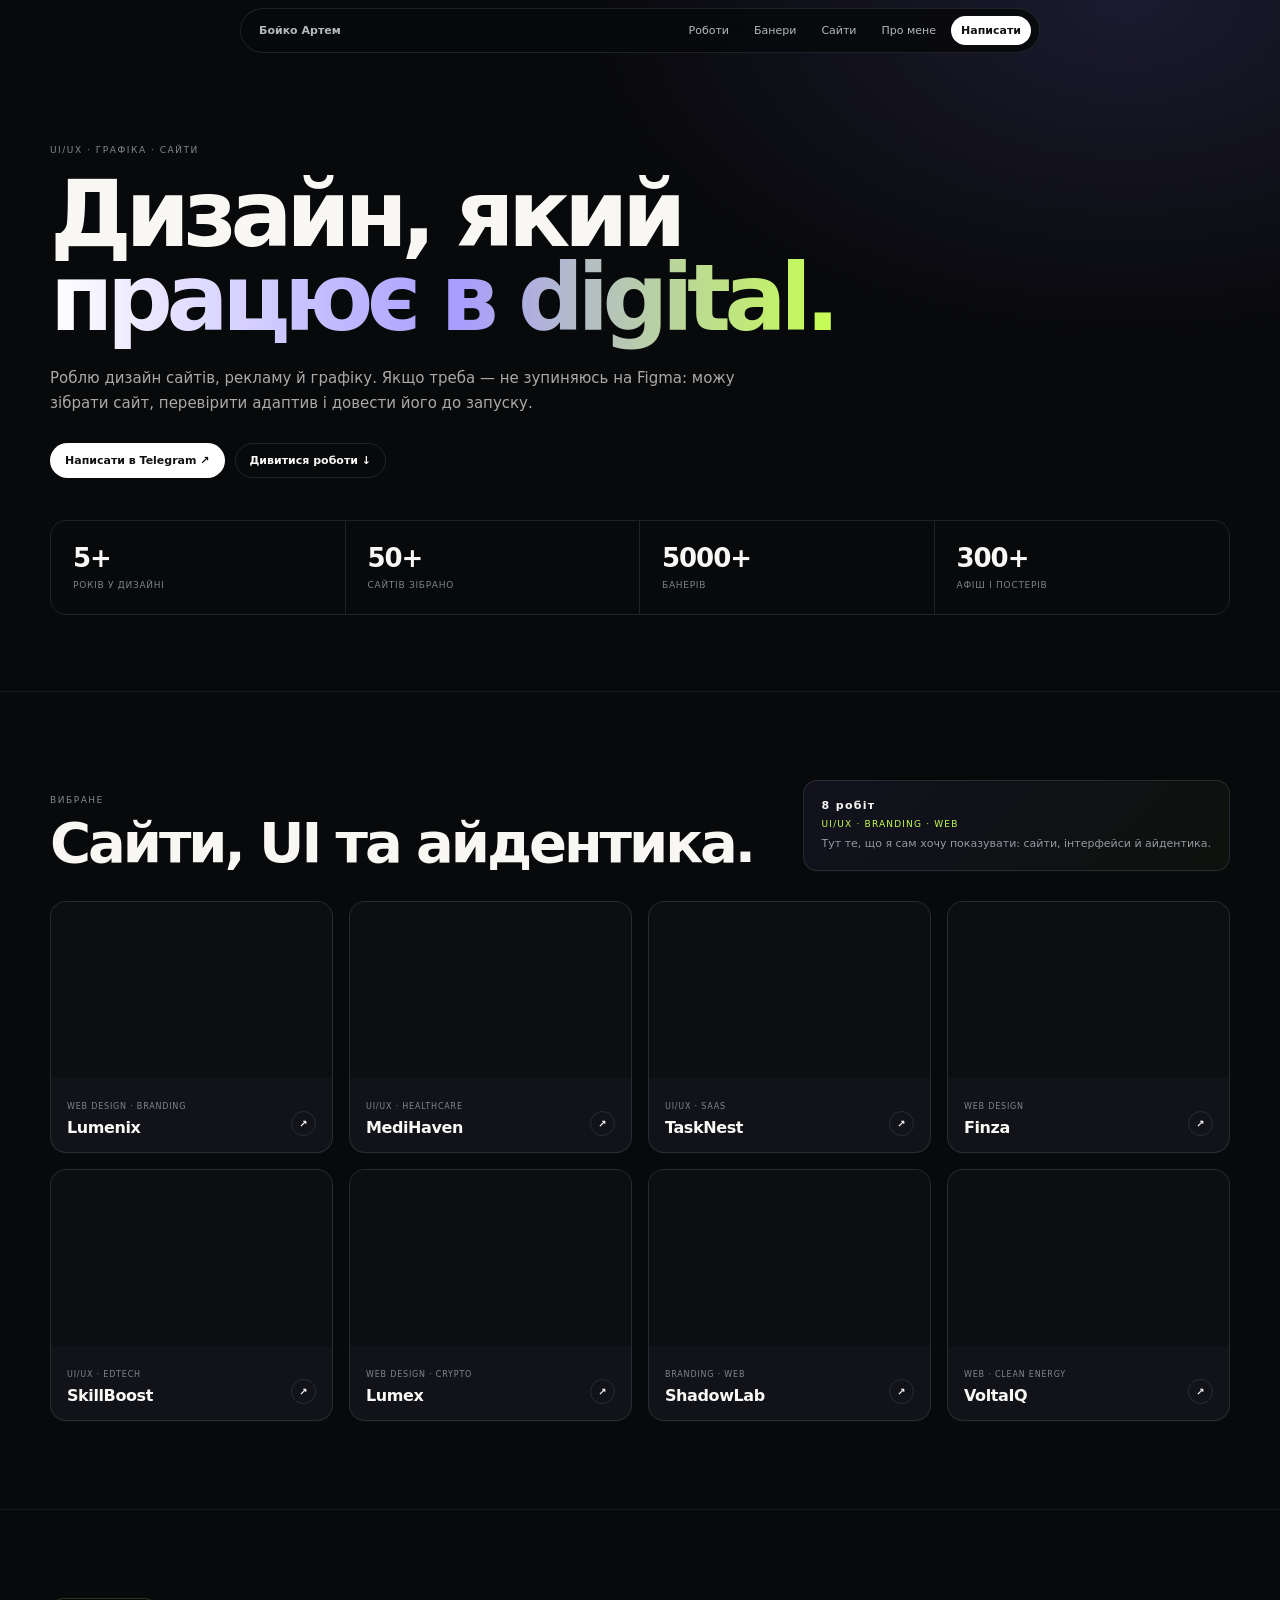
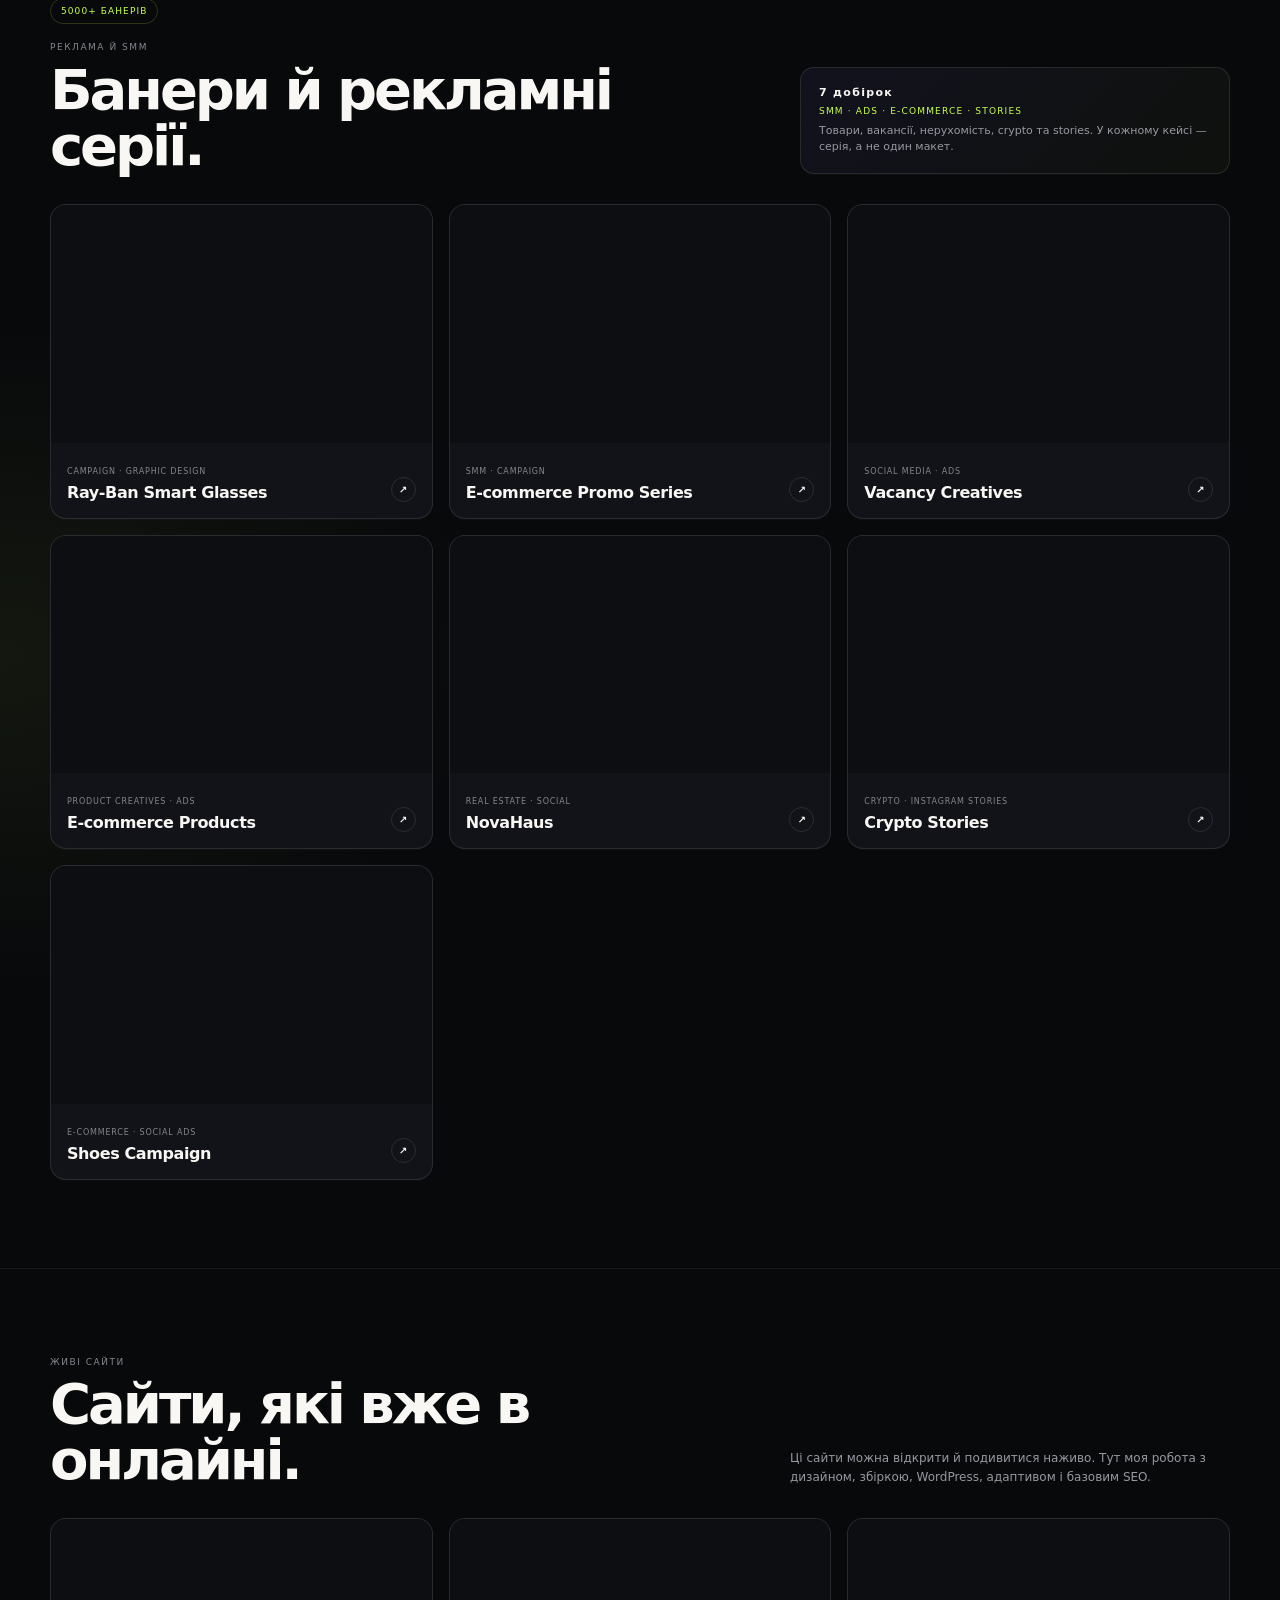
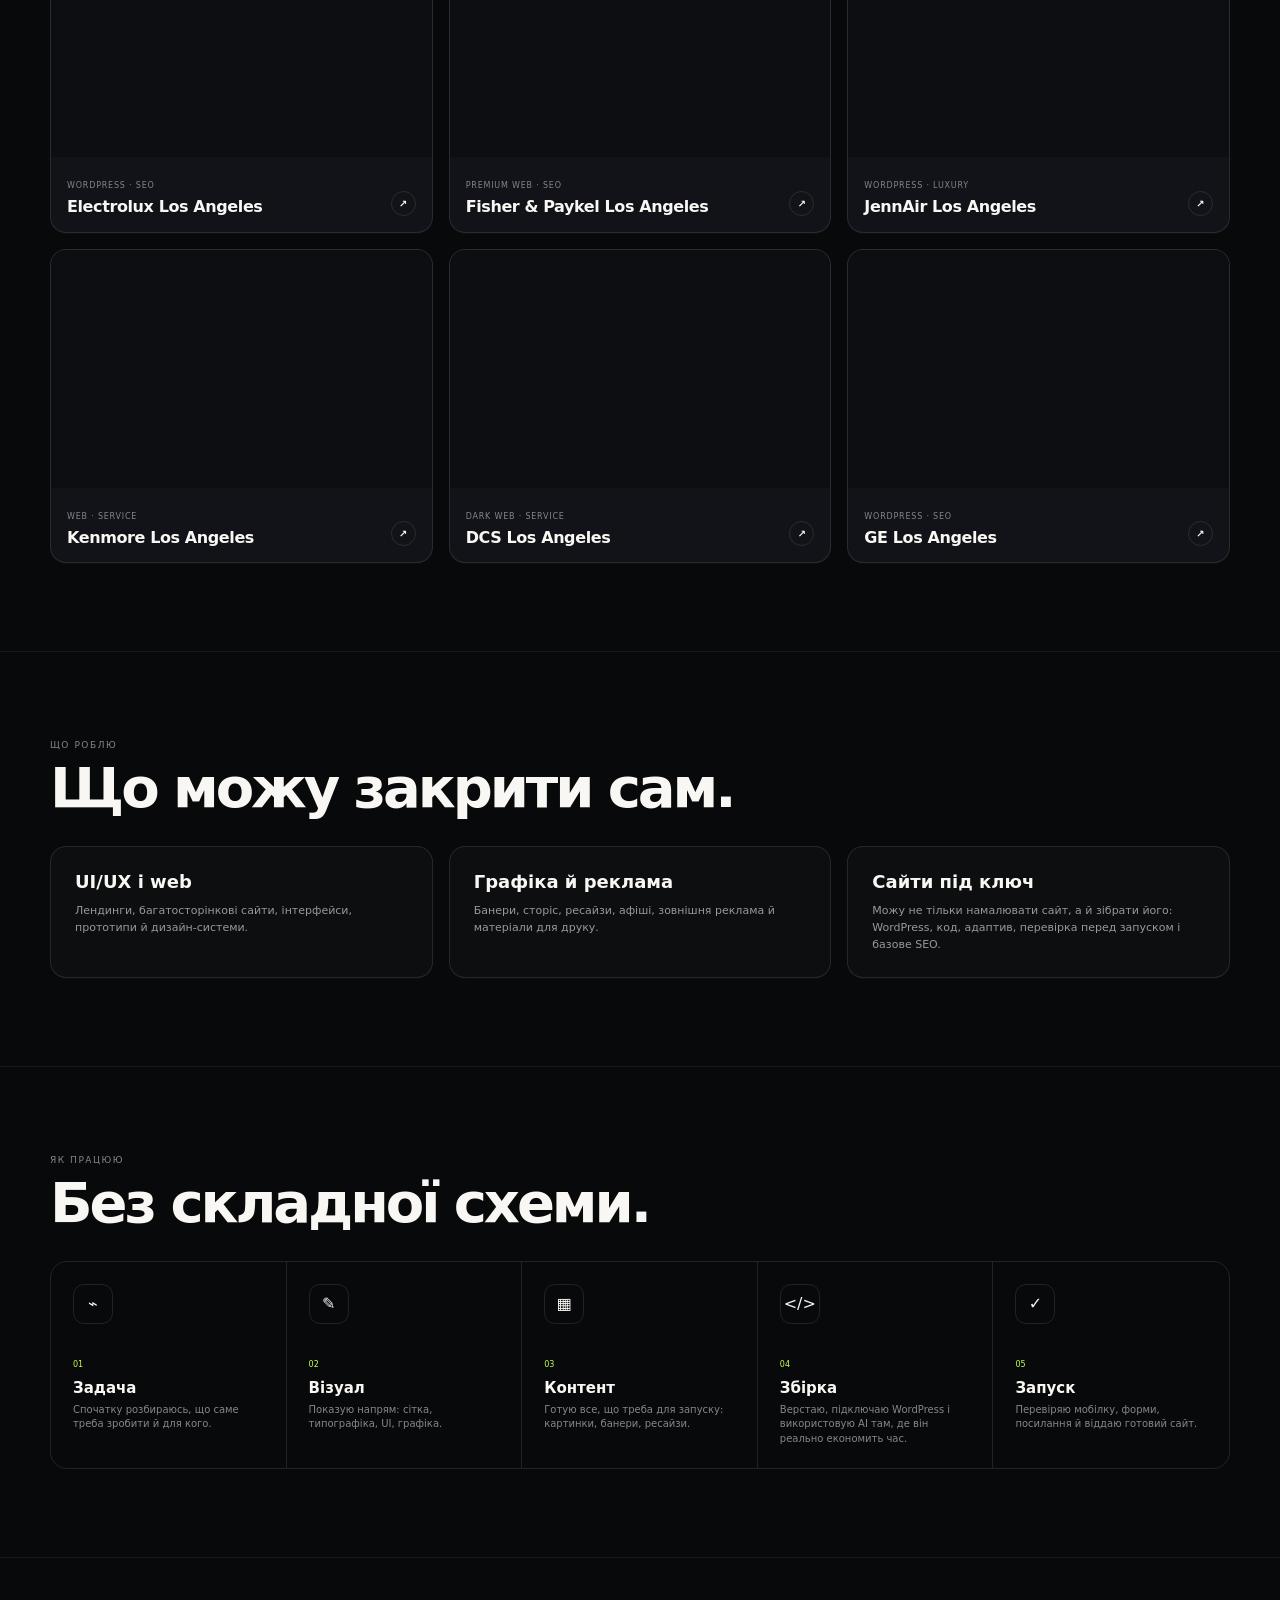
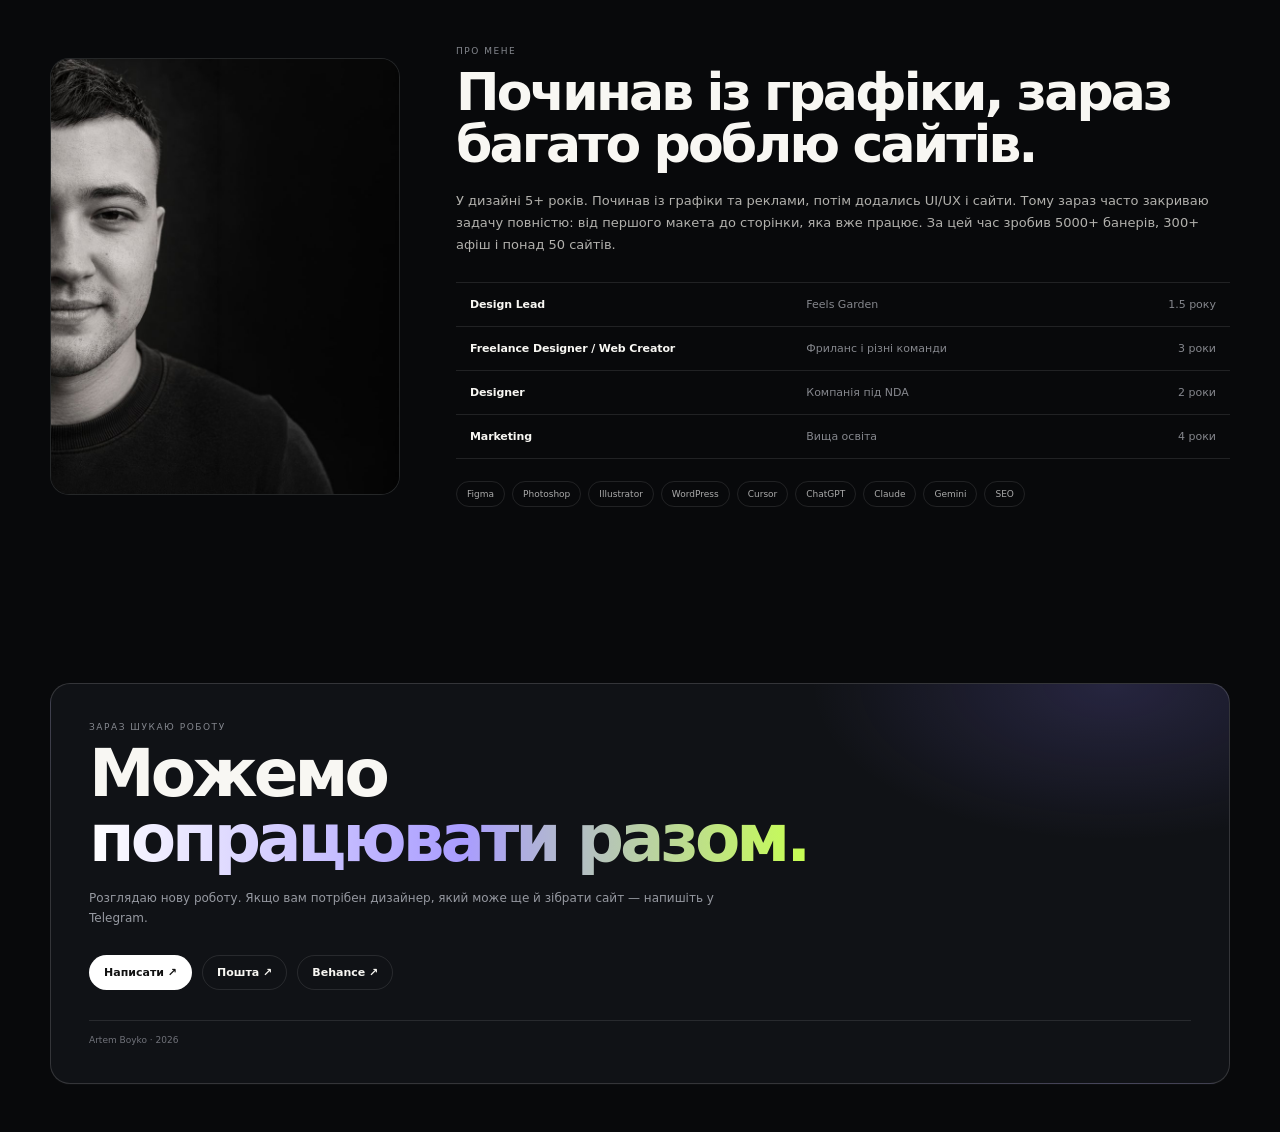
<file: portfolio/notion-v12.html>
<!DOCTYPE html>

<html lang="uk"><head><meta charset="utf-8"/><meta content="width=device-width,initial-scale=1" name="viewport"/>
<style>
:root{--bg:#08090b;--panel:#111318;--text:#f8f7f3;--muted:#9699a1;--line:rgba(255,255,255,.1);--lime:#c7ff52;--vio:#8d7dff}
*{box-sizing:border-box}html{scroll-behavior:smooth}body{margin:0;background:radial-gradient(900px 560px at 88% 0,rgba(141,125,255,.15),transparent 62%),radial-gradient(780px 520px at 0 38%,rgba(199,255,82,.06),transparent 64%),var(--bg);color:var(--text);font-family:Inter,system-ui,-apple-system,sans-serif}a{color:inherit;text-decoration:none}.shell{width:min(1180px,calc(100% - 40px));margin:auto}.nav{position:sticky;top:8px;z-index:20;width:min(800px,calc(100% - 18px));margin:8px auto 0;display:flex;align-items:center;gap:5px;padding:7px 8px;border:1px solid var(--line);border-radius:999px;background:rgba(8,9,11,.86);backdrop-filter:blur(18px)}.brand{margin-right:auto;font-weight:900}.nav a{padding:8px 10px;border-radius:999px;font-size:11px;color:#b6b8bd}.nav a:hover{background:rgba(255,255,255,.06);color:#fff}.nav .hire{background:#fff;color:#111;font-weight:800}.hero{padding:92px 0 76px}.ey{font-size:9px;letter-spacing:.17em;text-transform:uppercase;color:#84878e}h1{margin:16px 0 24px;font-size:clamp(50px,7.5vw,92px);line-height:.92;letter-spacing:-.07em}.grad{background:linear-gradient(90deg,#fff,#a99cff 52%,#c7ff52);-webkit-background-clip:text;background-clip:text;color:transparent}.hero p{margin:0;max-width:690px;color:#aaa9a6;font-size:15px;line-height:1.7}.acts{display:flex;gap:10px;flex-wrap:wrap;margin-top:26px}.btn{padding:10px 14px;border:1px solid var(--line);border-radius:999px;font-size:11px;font-weight:800;transition:.25s}.btn:hover{transform:translateY(-2px);border-color:rgba(199,255,82,.4)}.btn.pr{background:#fff;color:#111}.btn.pr:hover{background:var(--lime)}.stats{display:grid;grid-template-columns:repeat(4,1fr);margin-top:42px;border:1px solid var(--line);border-radius:16px;overflow:hidden}.st{padding:22px;border-right:1px solid var(--line)}.st:last-child{border:0}.st strong{display:block;font-size:26px;letter-spacing:-.04em}.st span{font-size:9px;color:#81838a;text-transform:uppercase;letter-spacing:.08em}.sec{padding:88px 0;border-top:1px solid rgba(255,255,255,.06)}.head{display:flex;align-items:end;justify-content:space-between;gap:32px;margin-bottom:30px}.head h2{margin:8px 0 0;font-size:clamp(34px,4.6vw,56px);line-height:1;letter-spacing:-.055em}.head p{margin:0;max-width:440px;color:var(--muted);font-size:12px;line-height:1.65}.note{min-width:320px;max-width:430px;padding:18px 18px;border:1px solid var(--line);border-radius:14px;background:linear-gradient(135deg,rgba(141,125,255,.08),rgba(199,255,82,.035));display:grid;gap:7px}.note strong{font-size:11px;letter-spacing:.12em}.note span{font-size:9px;letter-spacing:.13em;color:var(--lime)}.note em{font-style:normal;color:var(--muted);font-size:11px;line-height:1.45}.grid{display:grid;grid-template-columns:repeat(4,minmax(0,1fr));gap:16px}.banner-grid{grid-template-columns:repeat(3,minmax(0,1fr))}.sites-grid{grid-template-columns:repeat(3,minmax(0,1fr))}.card{overflow:hidden;border:1px solid var(--line);border-radius:16px;background:#111318;transition:transform .28s ease,border-color .28s ease,box-shadow .28s ease,background .28s ease}.cover{aspect-ratio:16/10;overflow:hidden;background:#0c0e11}.meta{display:flex;align-items:end;justify-content:space-between;gap:12px;padding:16px}.meta small{font-size:8px;letter-spacing:.1em;color:#82858d;text-transform:uppercase;transition:color .22s ease}.meta h3{margin:6px 0 0;font-size:16px;line-height:1.1;letter-spacing:-.025em;transition:transform .22s ease,color .22s ease}.meta b{width:25px;height:25px;display:grid;place-items:center;border:1px solid var(--line);border-radius:50%;font-size:10px;flex:0 0 auto;transition:transform .22s ease,background .22s ease,color .22s ease,border-color .22s ease}.submark{display:inline-flex;margin:0 0 18px;padding:7px 10px;border:1px solid rgba(199,255,82,.18);border-radius:999px;color:var(--lime);font-size:9px;letter-spacing:.12em;text-transform:uppercase}.caps{display:grid;grid-template-columns:repeat(3,1fr);gap:16px}.cap{padding:24px;border:1px solid var(--line);border-radius:16px;background:rgba(255,255,255,.024);transition:transform .22s ease,border-color .22s ease,background .22s ease,box-shadow .22s ease}.cap strong{display:block;font-size:18px;margin-bottom:10px}.cap p{margin:0;color:var(--muted);font-size:11px;line-height:1.55}.process{display:grid;grid-template-columns:repeat(5,1fr);overflow:hidden;border:1px solid var(--line);border-radius:17px}.step{padding:22px;border-right:1px solid var(--line);transition:transform .22s ease,background .22s ease}.step:last-child{border:0}.step i{display:grid;place-items:center;width:40px;height:40px;border:1px solid var(--line);border-radius:11px;font-style:normal;margin-bottom:28px}.step small{color:var(--lime);font-size:8px}.step h3{margin:8px 0 6px;font-size:15px}.step p{margin:0;color:#85878d;font-size:10px;line-height:1.45}.about{display:grid;grid-template-columns:350px 1fr;gap:56px;align-items:center}.portrait{overflow:hidden;border:1px solid var(--line);border-radius:19px;background:#0c0e10;transition:transform .24s ease,border-color .24s ease,box-shadow .24s ease}.portrait img{width:100%;height:auto;display:block}.about h2{font-size:clamp(32px,4.5vw,52px);line-height:1;letter-spacing:-.055em;margin:8px 0 20px}.about p{margin:0;font-size:13px;line-height:1.7;color:#b2b1ad}.xp{margin-top:26px;border-top:1px solid var(--line);overflow:hidden}.row{display:grid;grid-template-columns:minmax(190px,1.05fr) minmax(220px,1fr) 88px;align-items:center;column-gap:28px;padding:15px 14px;border-bottom:1px solid var(--line);font-size:11px;transition:background .22s ease,transform .22s ease,border-color .22s ease}.row>*{margin:0;min-width:0}.row b{font-weight:750;letter-spacing:-.01em}.row span{color:#85878d}.row span:first-of-type{justify-self:start;text-align:left}.row span:last-child{justify-self:end;text-align:right;white-space:nowrap}.tools{display:flex;flex-wrap:wrap;gap:7px;margin-top:22px}.tool{padding:7px 10px;border:1px solid var(--line);border-radius:999px;color:#aaa;font-size:9px;transition:transform .2s ease,border-color .2s ease,color .2s ease,background .2s ease}.contact{padding:88px 0 48px}.box{padding:38px;border:1px solid rgba(255,255,255,.15);border-radius:20px;background:radial-gradient(500px 260px at 90% 0,rgba(141,125,255,.18),transparent 60%),#101216}.box h2{font-size:clamp(38px,5.5vw,66px);line-height:.98;letter-spacing:-.06em;margin:8px 0 18px}.box p{margin:0;color:var(--muted);font-size:12px;line-height:1.65;max-width:640px}.foot{margin-top:30px;padding-top:14px;border-top:1px solid var(--line);color:#70727a;font-size:9px}.sec,.contact{scroll-margin-top:90px}.ey{line-height:1.3}.card,.cap,.step,.box,.note{box-shadow:0 1px 0 rgba(255,255,255,.02)}@media(max-width:900px){.hero{padding:78px 0 62px}.sec{padding:72px 0}.contact{padding:72px 0 40px}.head{gap:22px}.about{gap:36px}}@media(max-width:1050px){.grid,.banner-grid,.sites-grid{grid-template-columns:repeat(2,1fr)}}@media(max-width:720px){.shell{width:min(100% - 28px,1180px)}.nav a:not(.hire){display:none}.hero{padding:64px 0 52px}.sec{padding:62px 0}.contact{padding:62px 0 32px}.head{margin-bottom:22px}.stats{margin-top:30px}.box{padding:24px}.note{padding:16px}.stats{grid-template-columns:1fr 1fr}.st:nth-child(2){border-right:0}.st:nth-child(-n+2){border-bottom:1px solid var(--line)}.head{align-items:flex-start;flex-direction:column}.note{min-width:0;width:100%}.grid,.banner-grid,.sites-grid,.caps,.about,.process{grid-template-columns:1fr}.step{border-right:0;border-bottom:1px solid var(--line)}.step i{margin-bottom:12px}.portrait{max-width:430px}.row{grid-template-columns:1fr auto;column-gap:14px;row-gap:5px;padding:14px 10px}.row span:first-of-type{grid-column:1/-1}.row span:last-child{grid-column:2;grid-row:1;align-self:start}.row b{padding-right:12px}}
</style>
<style id="mobile-fix-v10">
html,body{max-width:100%;overflow-x:hidden}
body{-webkit-text-size-adjust:100%;text-rendering:optimizeLegibility}
img{display:block;max-width:100%;height:auto}

.portrait img{width:100%;height:auto}
.brand{white-space:nowrap}
.btn,.nav a,.card{-webkit-tap-highlight-color:transparent}

@media (hover:hover){
  .card:hover{transform:translateY(-6px);border-color:rgba(199,255,82,.38);background:#14171c;box-shadow:0 18px 44px rgba(0,0,0,.34)}
  
  .card:hover .meta h3{transform:translateX(2px);color:#fff}
  .card:hover .meta small{color:#b1b4bc}
  .card:hover .meta b{transform:rotate(8deg);background:var(--lime);border-color:var(--lime);color:#090a0c}
  .row:hover{background:linear-gradient(90deg,rgba(141,125,255,.08),rgba(199,255,82,.035));transform:translateX(4px);border-bottom-color:rgba(255,255,255,.16)}
  .row:hover b{color:#fff}
  .row:hover span:first-of-type{color:#c7c9cf}
  .row:hover span:last-child{color:var(--lime)}
  .cap:hover{transform:translateY(-4px);border-color:rgba(141,125,255,.34);background:rgba(255,255,255,.038);box-shadow:0 14px 34px rgba(0,0,0,.2)}
  .step:hover{background:linear-gradient(180deg,rgba(141,125,255,.07),rgba(199,255,82,.025));transform:translateY(-3px)}
  .step:hover i{border-color:rgba(199,255,82,.35);color:var(--lime)}
  .portrait:hover{transform:translateY(-4px);border-color:rgba(141,125,255,.30);box-shadow:0 18px 40px rgba(0,0,0,.24)}
  .tool:hover{transform:translateY(-2px);border-color:rgba(199,255,82,.34);color:#fff;background:rgba(199,255,82,.045)}
}

@media(max-width:720px){
  .shell{width:calc(100% - 28px);max-width:none}
  .nav{
    top:8px;
    width:calc(100% - 16px);
    padding:6px 7px 6px 12px;
    gap:6px;
    border-radius:999px;
  }
  .nav .brand{display:block!important;font-size:11px;letter-spacing:-.015em;color:#fff}
  .nav a:not(.brand):not(.hire){display:none}
  .nav .hire{font-size:10px;padding:8px 10px}

  .hero{padding:56px 0 46px}
  .hero .ey{font-size:8px}
  h1{font-size:clamp(42px,13vw,54px);line-height:.94;margin:13px 0 16px}
  .hero p{font-size:14px;line-height:1.58;max-width:none}
  .acts{gap:8px;margin-top:18px}
  .btn{padding:10px 12px;font-size:10px}

  .stats{margin-top:28px;grid-template-columns:repeat(2,minmax(0,1fr));border-radius:14px}
  .st{padding:15px 14px;min-width:0}
  .st strong{font-size:23px}
  .st span{font-size:7.5px;line-height:1.4}
  .st:nth-child(2){border-right:0}
  .st:nth-child(-n+2){border-bottom:1px solid var(--line)}

  .sec{padding:54px 0}
  .contact{padding:54px 0 28px}
  .head{align-items:flex-start;flex-direction:column;gap:14px;margin-bottom:18px}
  .head h2{font-size:clamp(30px,10vw,38px);line-height:1.02}
  .head p{font-size:11px;line-height:1.55}
  .note{min-width:0;width:100%;padding:13px 14px;border-radius:13px}
  .note strong{font-size:10px}
  .note span{font-size:8px}
  .note em{font-size:10px;line-height:1.45}
  .submark{margin-bottom:14px}

  .grid,.banner-grid,.sites-grid{grid-template-columns:1fr;gap:12px}
  .card{border-radius:14px}
  .cover{aspect-ratio:16/10;min-height:0}
  .meta{padding:14px}
  .meta h3{font-size:15px}
  .meta small{font-size:7.5px}
  .meta b{width:28px;height:28px}

  .caps{grid-template-columns:1fr;gap:10px}
  .cap{padding:18px;border-radius:14px}
  .cap strong{font-size:16px;margin-bottom:7px}
  .cap p{font-size:11px}

  .process{grid-template-columns:1fr;border-radius:14px}
  .step{
    border-right:0;
    border-bottom:1px solid var(--line);
    padding:15px 16px;
    display:grid;
    grid-template-columns:42px 1fr;
    grid-template-rows:auto auto auto;
    column-gap:12px;
    align-items:start;
  }
  .step:last-child{border-bottom:0}
  .step i{grid-column:1;grid-row:1/4;width:38px;height:38px;margin:0}
  .step small{grid-column:2;grid-row:1;font-size:7px}
  .step h3{grid-column:2;grid-row:2;margin:2px 0 3px;font-size:14px}
  .step p{grid-column:2;grid-row:3;font-size:10px;line-height:1.45}

  .about{grid-template-columns:1fr;gap:24px}
  .portrait{max-width:none;width:100%;border-radius:16px}
  .portrait img{width:100%;height:auto;object-fit:cover}
  .about h2{font-size:clamp(30px,10vw,38px);margin:8px 0 14px}
  .about p{font-size:12px;line-height:1.62}

  .xp{margin-top:18px}
  .row{
    grid-template-columns:1fr auto;
    column-gap:12px;
    row-gap:5px;
    padding:13px 10px;
    font-size:10px;
  }
  .row b{grid-column:1;grid-row:1;padding-right:8px}
  .row span:first-of-type{grid-column:1/-1;grid-row:2;justify-self:start;text-align:left}
  .row span:last-child{grid-column:2;grid-row:1;justify-self:end;text-align:right;white-space:nowrap}
  .tools{gap:6px;margin-top:16px}
  .tool{padding:7px 9px;font-size:8.5px}

  .box{padding:22px;border-radius:16px}
  .box h2{font-size:clamp(31px,10vw,39px);margin:7px 0 14px}
  .box p{font-size:11px;line-height:1.6}
  .foot{margin-top:22px}
}

@media(max-width:460px){
  .shell{width:calc(100% - 22px)}
  .nav{width:calc(100% - 12px)}
  .nav .brand{display:block!important;font-size:10px}
  .nav .hire{font-size:9px;padding:7px 9px}
  h1{font-size:clamp(38px,13vw,48px)}
  .hero{padding-top:50px}
  .hero .acts,.contact .acts{display:grid;grid-template-columns:1fr;width:100%}
  .hero .btn,.contact .btn{text-align:center;width:100%}
  .stats{margin-top:24px}
  .st{padding:13px 12px}
  .head h2,.about h2,.box h2{overflow-wrap:anywhere}
}

@media(max-width:360px){
  .nav{padding-left:10px}
  .nav .brand{display:block!important;font-size:9px}
  .nav .hire{font-size:8.5px;padding:7px 8px}
  h1{font-size:36px}
  .shell{width:calc(100% - 18px)}
}
</style>

<style id="mobile-image-paint-fix">
@media(max-width:720px){
  .cover,.portrait{contain:none!important;content-visibility:visible!important}
  .cover img,.portrait img{opacity:1!important;visibility:visible!important;transform:none}
  .portrait{min-height:0}
}
</style>

</head><body>
<nav class="nav"><a class="brand" href="https://www.behance.net/692fd713" target="_blank">Бойко Артем</a><a href="#work">Роботи</a><a href="#banners">Банери</a><a href="#sites">Сайти</a><a href="#about">Про мене</a><a class="hire" href="https://t.me/artem_design10" target="_blank">Написати</a></nav>
<main>
<section class="hero"><div class="shell"><div class="ey">UI/UX · графіка · сайти</div><h1>Дизайн, який<br/><span class="grad">працює в digital.</span></h1><p>Роблю дизайн сайтів, рекламу й графіку. Якщо треба — не зупиняюсь на Figma: можу зібрати сайт, перевірити адаптив і довести його до запуску.</p><div class="acts"><a class="btn pr" href="https://t.me/artem_design10" target="_blank">Написати в Telegram ↗</a><a class="btn" href="#work">Дивитися роботи ↓</a></div><div class="stats"><div class="st"><strong>5+</strong><span>років у дизайні</span></div><div class="st"><strong>50+</strong><span>сайтів зібрано</span></div><div class="st"><strong>5000+</strong><span>банерів</span></div><div class="st"><strong>300+</strong><span>афіш і постерів</span></div></div></div></section>
<section class="sec" id="work"><div class="shell"><div class="head"><div><div class="ey">Вибране</div><h2>Сайти, UI та айдентика.</h2></div><div class="note"><strong>8 робіт</strong><span>UI/UX · BRANDING · WEB</span><em>Тут те, що я сам хочу показувати: сайти, інтерфейси й айдентика.</em></div></div><div class="grid"><a class="card" href="https://www.behance.net/gallery/229283741/Lumenix-Visual-Clarity-for-the-Future-of-Clean-Energy" rel="noopener" target="_blank">
<div class="cover sprite s0" aria-hidden="true"></div>
<div class="meta"><div><small>Web Design · Branding</small><h3>Lumenix</h3></div><b>↗</b></div>
</a><a class="card" href="https://www.behance.net/gallery/226299751/MediHaven-Digital-Healthcare-Web-Design" rel="noopener" target="_blank">
<div class="cover sprite s1" aria-hidden="true"></div>
<div class="meta"><div><small>UI/UX · Healthcare</small><h3>MediHaven</h3></div><b>↗</b></div>
</a><a class="card" href="https://www.behance.net/gallery/225847885/Modern-SaaS-Project-Management-Platform-Design" rel="noopener" target="_blank">
<div class="cover sprite s2" aria-hidden="true"></div>
<div class="meta"><div><small>UI/UX · SaaS</small><h3>TaskNest</h3></div><b>↗</b></div>
</a><a class="card" href="https://www.behance.net/gallery/226250037/Finza-Bold-marketing-agency-website" rel="noopener" target="_blank">
<div class="cover sprite s3" aria-hidden="true"></div>
<div class="meta"><div><small>Web Design</small><h3>Finza</h3></div><b>↗</b></div>
</a><a class="card" href="https://www.behance.net/gallery/225849105/SkillBoost-Online-Learning-Platform-UI" rel="noopener" target="_blank">
<div class="cover sprite s4" aria-hidden="true"></div>
<div class="meta"><div><small>UI/UX · EdTech</small><h3>SkillBoost</h3></div><b>↗</b></div>
</a><a class="card" href="https://www.behance.net/gallery/229242465/Lumex-a-crypto-case-study" rel="noopener" target="_blank">
<div class="cover sprite s5" aria-hidden="true"></div>
<div class="meta"><div><small>Web Design · Crypto</small><h3>Lumex</h3></div><b>↗</b></div>
</a><a class="card" href="https://www.behance.net/gallery/229278763/ShadowLab-Branding-for-a-Ninja-Led-Agency" rel="noopener" target="_blank">
<div class="cover sprite s6" aria-hidden="true"></div>
<div class="meta"><div><small>Branding · Web</small><h3>ShadowLab</h3></div><b>↗</b></div>
</a><a class="card" href="https://www.behance.net/gallery/229281537/VoltaIQ-Clean-Interface-for-Clean-Energy" rel="noopener" target="_blank">
<div class="cover sprite s7" aria-hidden="true"></div>
<div class="meta"><div><small>Web · Clean Energy</small><h3>VoltaIQ</h3></div><b>↗</b></div>
</a></div></div></section>
<section class="sec" id="banners"><div class="shell"><span class="submark">5000+ банерів</span><div class="head"><div><div class="ey">Реклама й SMM</div><h2>Банери й рекламні серії.</h2></div><div class="note"><strong>7 добірок</strong><span>SMM · ADS · E-COMMERCE · STORIES</span><em>Товари, вакансії, нерухомість, crypto та stories. У кожному кейсі — серія, а не один макет.</em></div></div><div class="grid banner-grid"><a class="card" href="https://www.behance.net/gallery/236747135/Ray-Ban-Smart-Glasses-tehnolog-u-kozhnomu-pogljad" rel="noopener" target="_blank">
<div class="cover sprite s8" aria-hidden="true"></div>
<div class="meta"><div><small>Campaign · Graphic Design</small><h3>Ray-Ban Smart Glasses</h3></div><b>↗</b></div>
</a><a class="card" href="https://www.behance.net/gallery/236747313/E-commerce-Promo-Series-kreativi-dlja-tovarv" rel="noopener" target="_blank">
<div class="cover sprite s9" aria-hidden="true"></div>
<div class="meta"><div><small>SMM · Campaign</small><h3>E-commerce Promo Series</h3></div><b>↗</b></div>
</a><a class="card" href="https://www.behance.net/gallery/236747613/vakansjn-kreativi-dlja-socalnih-merezh" rel="noopener" target="_blank">
<div class="cover sprite s10" aria-hidden="true"></div>
<div class="meta"><div><small>Social Media · Ads</small><h3>Vacancy Creatives</h3></div><b>↗</b></div>
</a><a class="card" href="https://www.behance.net/gallery/231058003/Ecommerce-kreativi-dlja-tovarv" rel="noopener" target="_blank">
<div class="cover sprite s11" aria-hidden="true"></div>
<div class="meta"><div><small>Product Creatives · Ads</small><h3>E-commerce Products</h3></div><b>↗</b></div>
</a><a class="card" href="https://www.behance.net/gallery/231060583/kreativn-baneri-zhkNovaHaus-6-maketv-dlja-Instagram" rel="noopener" target="_blank">
<div class="cover sprite s12" aria-hidden="true"></div>
<div class="meta"><div><small>Real Estate · Social</small><h3>NovaHaus</h3></div><b>↗</b></div>
</a><a class="card" href="https://www.behance.net/gallery/231198125/kriptotrejding-8-banerv-dlja-Instagram-Stories" rel="noopener" target="_blank">
<div class="cover sprite s13" aria-hidden="true"></div>
<div class="meta"><div><small>Crypto · Instagram Stories</small><h3>Crypto Stories</h3></div><b>↗</b></div>
</a><a class="card" href="https://www.behance.net/gallery/231056935/kreativn-baneri-dlja-vzuttja-%28Instagram-Facebook-Ads%29" rel="noopener" target="_blank">
<div class="cover sprite s14" aria-hidden="true"></div>
<div class="meta"><div><small>E-commerce · Social Ads</small><h3>Shoes Campaign</h3></div><b>↗</b></div>
</a></div></div></section>
<section class="sec" id="sites"><div class="shell"><div class="head"><div><div class="ey">Живі сайти</div><h2>Сайти, які вже в онлайні.</h2></div><p>Ці сайти можна відкрити й подивитися наживо. Тут моя робота з дизайном, збіркою, WordPress, адаптивом і базовим SEO.</p></div><div class="grid sites-grid"><a class="card" href="https://electroluxlosangeles.support" rel="noopener" target="_blank">
<div class="cover sprite s15" aria-hidden="true"></div>
<div class="meta"><div><small>WordPress · SEO</small><h3>Electrolux Los Angeles</h3></div><b>↗</b></div>
</a><a class="card" href="https://fisherpaykellosangeles.support" rel="noopener" target="_blank">
<div class="cover sprite s16" aria-hidden="true"></div>
<div class="meta"><div><small>Premium Web · SEO</small><h3>Fisher &amp; Paykel Los Angeles</h3></div><b>↗</b></div>
</a><a class="card" href="https://jennairlosangeles.support" rel="noopener" target="_blank">
<div class="cover sprite s17" aria-hidden="true"></div>
<div class="meta"><div><small>WordPress · Luxury</small><h3>JennAir Los Angeles</h3></div><b>↗</b></div>
</a><a class="card" href="https://kenmorelosangeles.support" rel="noopener" target="_blank">
<div class="cover sprite s18" aria-hidden="true"></div>
<div class="meta"><div><small>Web · Service</small><h3>Kenmore Los Angeles</h3></div><b>↗</b></div>
</a><a class="card" href="https://dcslosangeles.support" rel="noopener" target="_blank">
<div class="cover sprite s19" aria-hidden="true"></div>
<div class="meta"><div><small>Dark Web · Service</small><h3>DCS Los Angeles</h3></div><b>↗</b></div>
</a><a class="card" href="https://gelosangeles.support" rel="noopener" target="_blank">
<div class="cover sprite s20" aria-hidden="true"></div>
<div class="meta"><div><small>WordPress · SEO</small><h3>GE Los Angeles</h3></div><b>↗</b></div>
</a></div></div></section>
<section class="sec"><div class="shell"><div class="head"><div><div class="ey">Що роблю</div><h2>Що можу закрити сам.</h2></div></div><div class="caps"><div class="cap"><strong>UI/UX і web</strong><p>Лендинги, багатосторінкові сайти, інтерфейси, прототипи й дизайн-системи.</p></div><div class="cap"><strong>Графіка й реклама</strong><p>Банери, сторіс, ресайзи, афіші, зовнішня реклама й матеріали для друку.</p></div><div class="cap"><strong>Сайти під ключ</strong><p>Можу не тільки намалювати сайт, а й зібрати його: WordPress, код, адаптив, перевірка перед запуском і базове SEO.</p></div></div></div></section>
<section class="sec"><div class="shell"><div class="head"><div><div class="ey">Як працюю</div><h2>Без складної схеми.</h2></div></div><div class="process"><div class="step"><i>⌁</i><small>01</small><h3>Задача</h3><p>Спочатку розбираюсь, що саме треба зробити й для кого.</p></div><div class="step"><i>✎</i><small>02</small><h3>Візуал</h3><p>Показую напрям: сітка, типографіка, UI, графіка.</p></div><div class="step"><i>▦</i><small>03</small><h3>Контент</h3><p>Готую все, що треба для запуску: картинки, банери, ресайзи.</p></div><div class="step"><i>&lt;/&gt;</i><small>04</small><h3>Збірка</h3><p>Верстаю, підключаю WordPress і використовую AI там, де він реально економить час.</p></div><div class="step"><i>✓</i><small>05</small><h3>Запуск</h3><p>Перевіряю мобілку, форми, посилання й віддаю готовий сайт.</p></div></div></div></section>
<section class="sec" id="about"><div class="shell"><div class="about"><div class="portrait"><img src="https://olenaboiko9.github.io/Front-end-Developer-Quest/assets/artem-portrait-mobile.jpg" alt="Artem Boyko" loading="eager" decoding="async"></div><div><div class="ey">Про мене</div><h2>Починав із графіки, зараз багато роблю сайтів.</h2><p>У дизайні 5+ років. Починав із графіки та реклами, потім додались UI/UX і сайти. Тому зараз часто закриваю задачу повністю: від першого макета до сторінки, яка вже працює. За цей час зробив 5000+ банерів, 300+ афіш і понад 50 сайтів.</p><div class="xp"><div class="row"><b>Design Lead</b><span>Feels Garden</span><span>1.5 року</span></div><div class="row"><b>Freelance Designer / Web Creator</b><span>Фриланс і різні команди</span><span>3 роки</span></div><div class="row"><b>Designer</b><span>Компанія під NDA</span><span>2 роки</span></div><div class="row"><b>Marketing</b><span>Вища освіта</span><span>4 роки</span></div></div><div class="tools"><span class="tool">Figma</span><span class="tool">Photoshop</span><span class="tool">Illustrator</span><span class="tool">WordPress</span><span class="tool">Cursor</span><span class="tool">ChatGPT</span><span class="tool">Claude</span><span class="tool">Gemini</span><span class="tool">SEO</span></div></div></div></div></section>
<section class="contact"><div class="shell"><div class="box"><div class="ey">Зараз шукаю роботу</div><h2>Можемо<br/><span class="grad">попрацювати разом.</span></h2><p>Розглядаю нову роботу. Якщо вам потрібен дизайнер, який може ще й зібрати сайт — напишіть у Telegram.</p><div class="acts"><a class="btn pr" href="https://t.me/artem_design10" target="_blank">Написати ↗</a><a class="btn" href="mailto:artemboyko5226@gmail.com">Пошта ↗</a><a class="btn" href="https://www.behance.net/692fd713" target="_blank">Behance ↗</a></div><div class="foot">Artem Boyko · 2026</div></div></div></section>
</main></body></html>
</file>
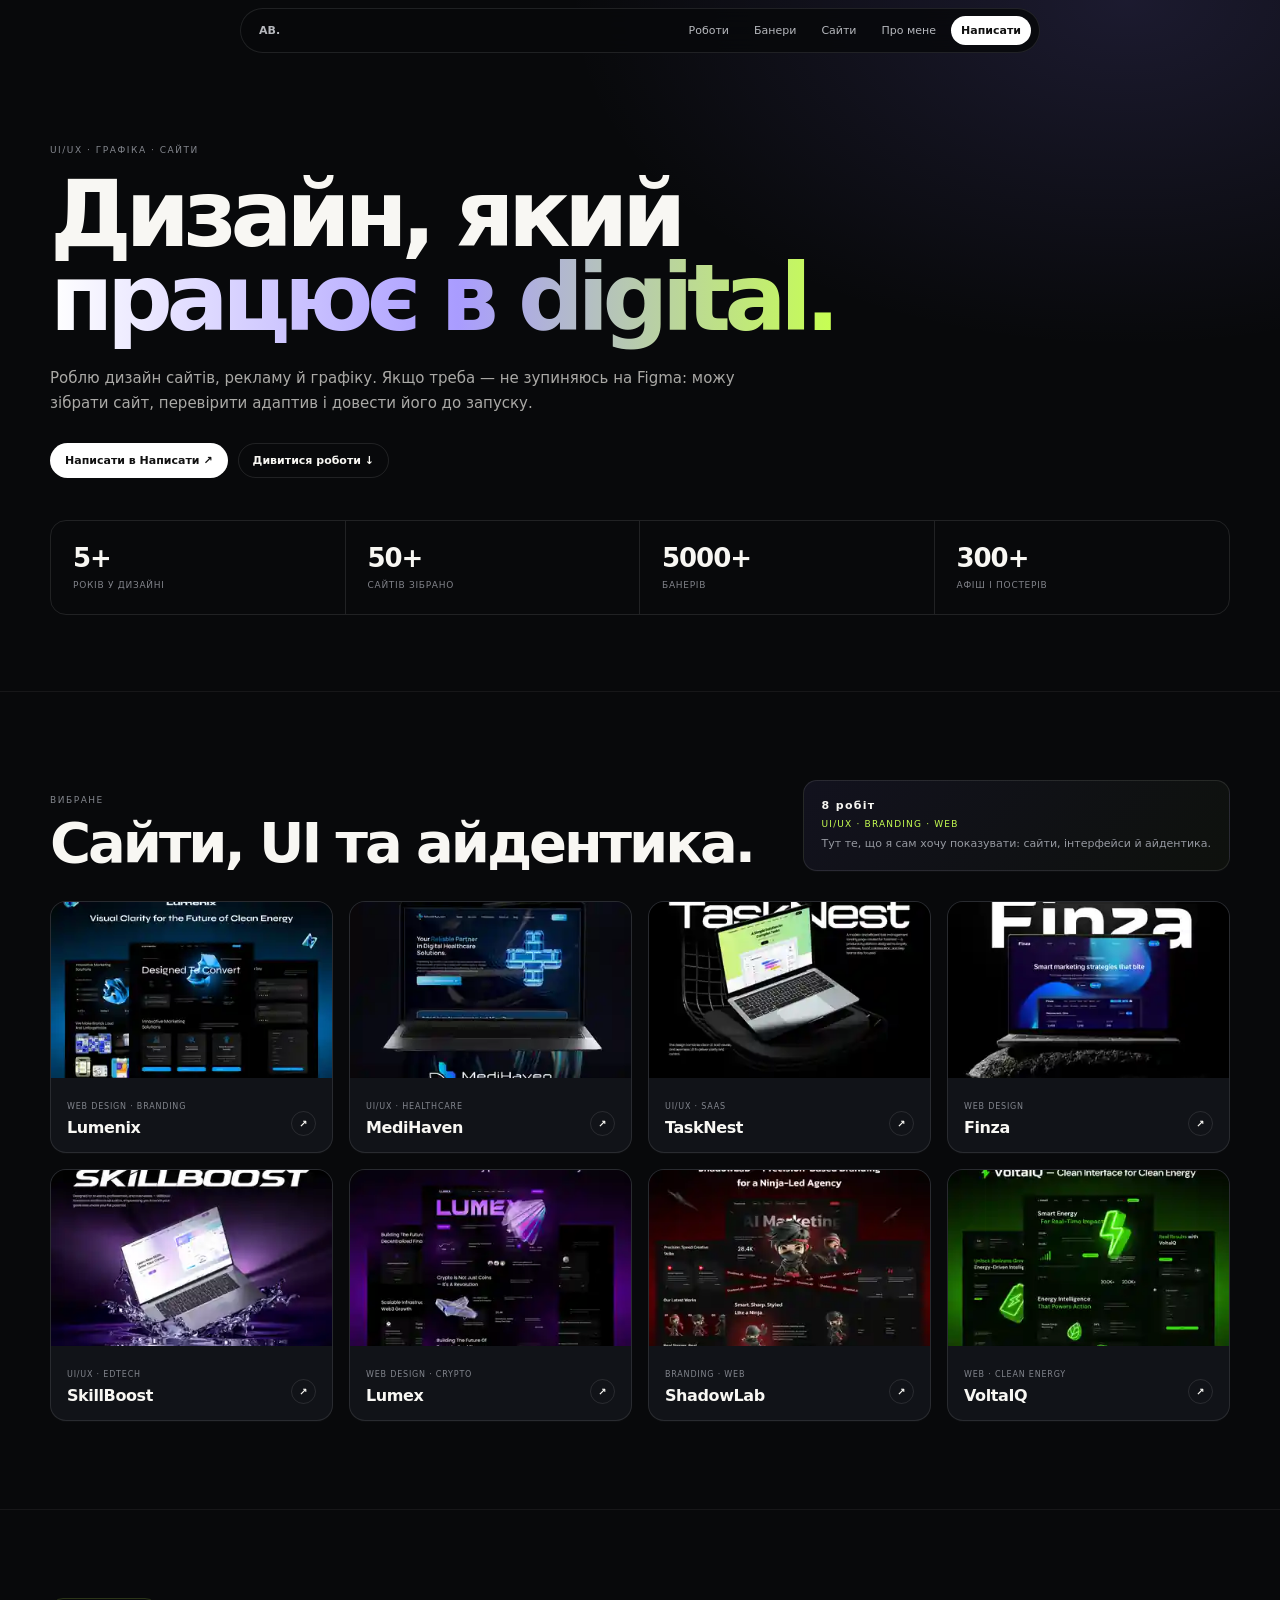
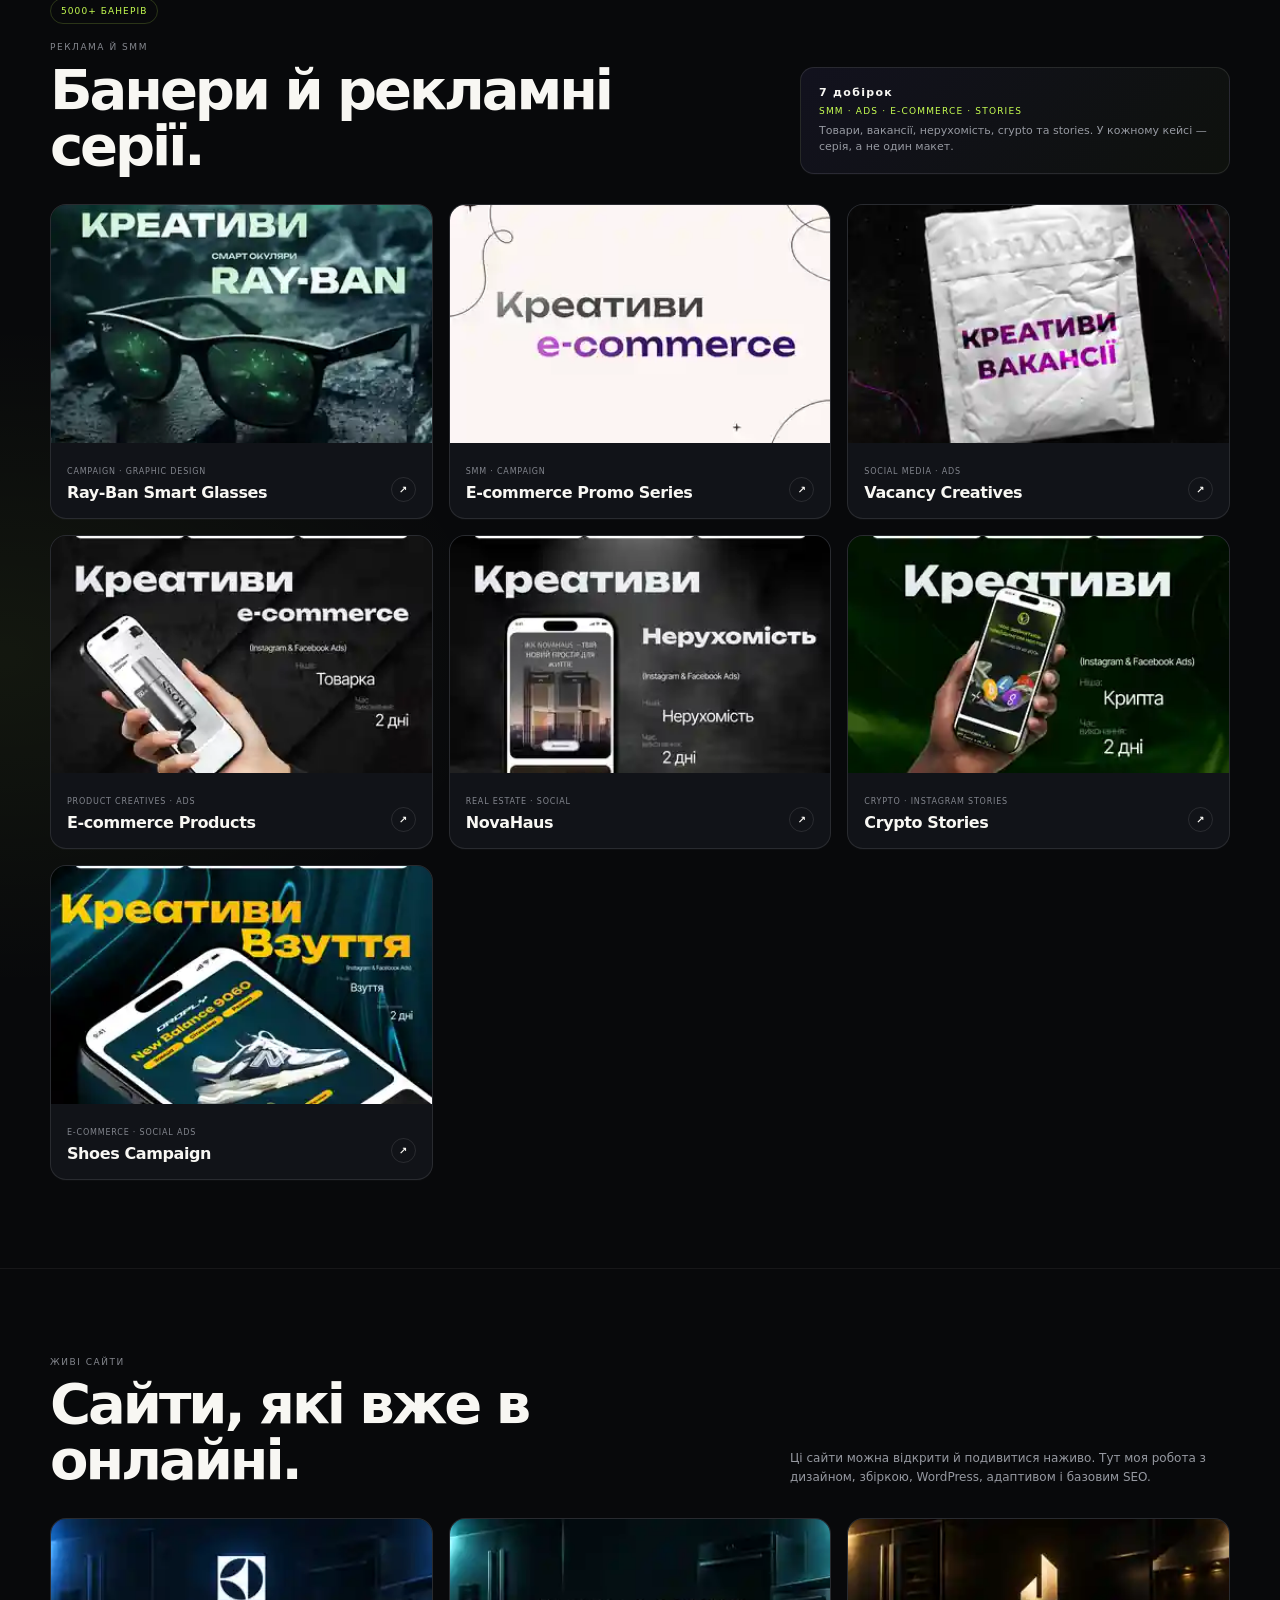
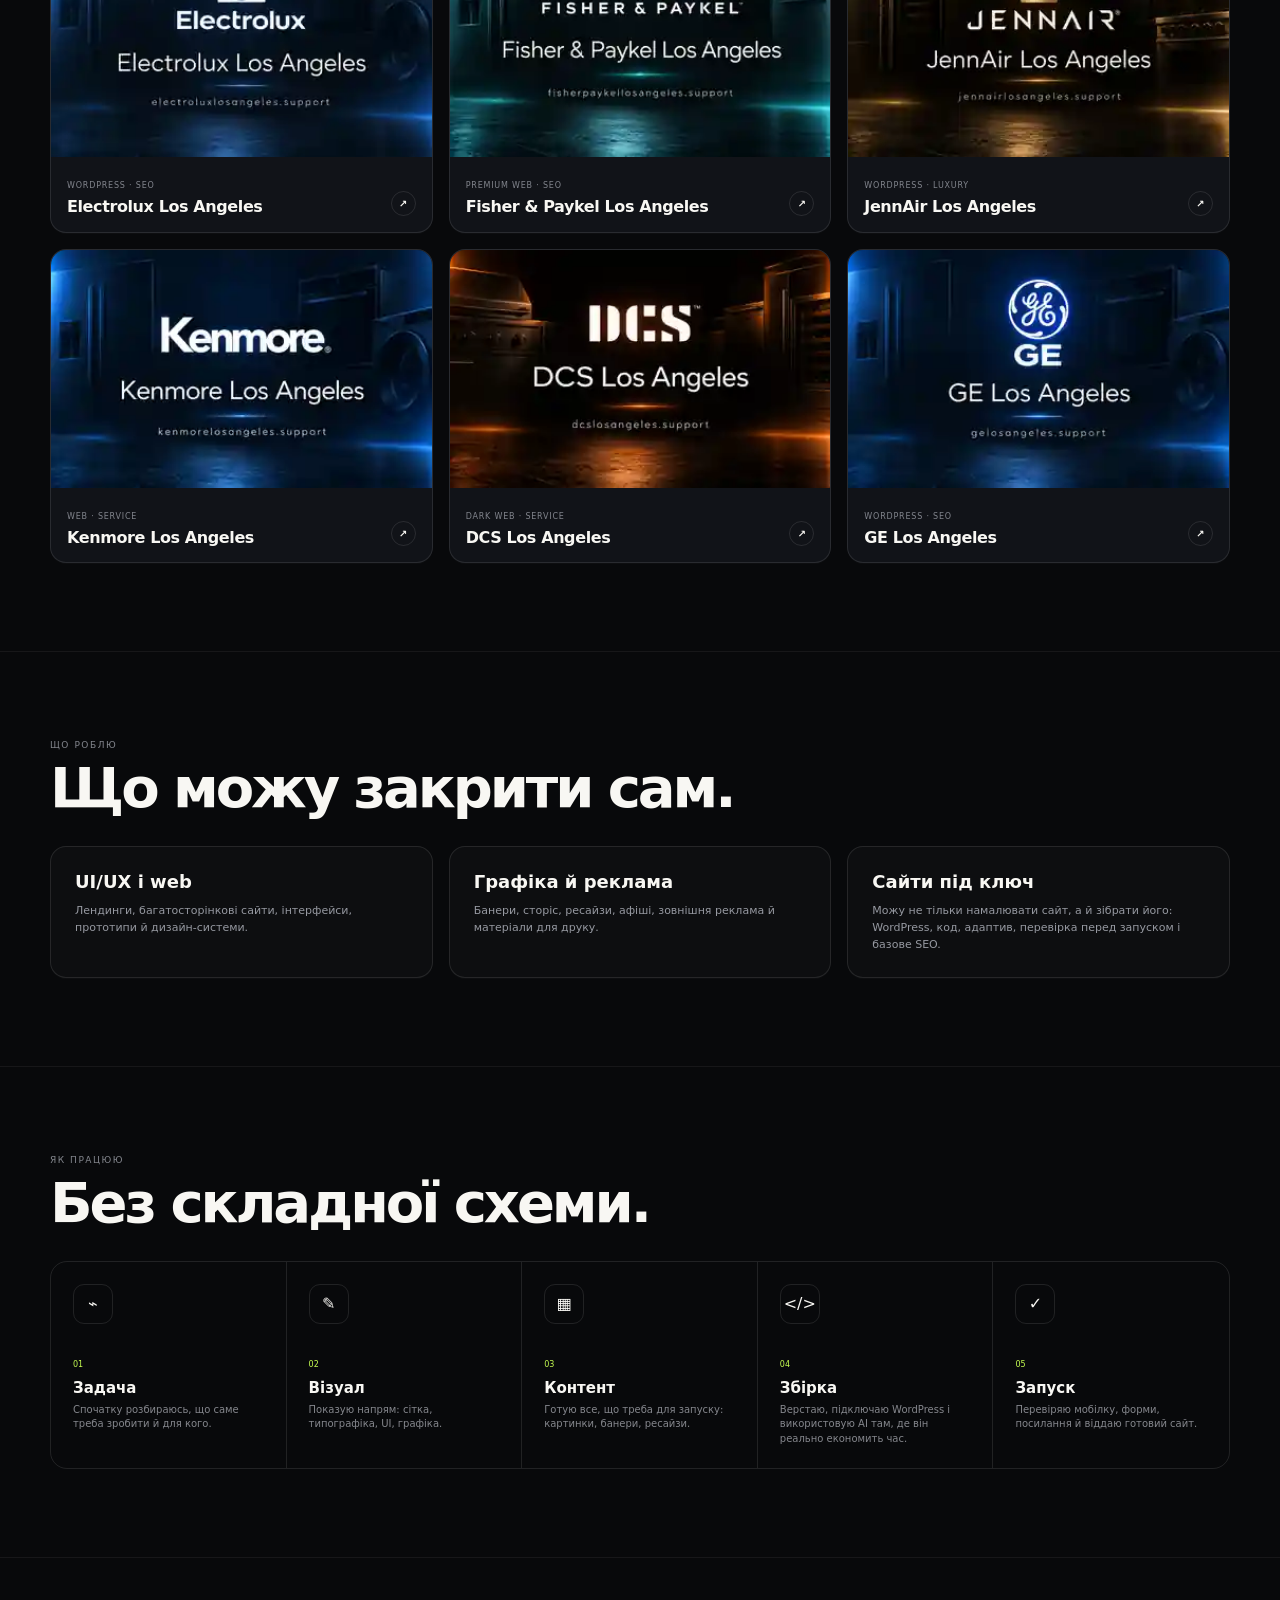
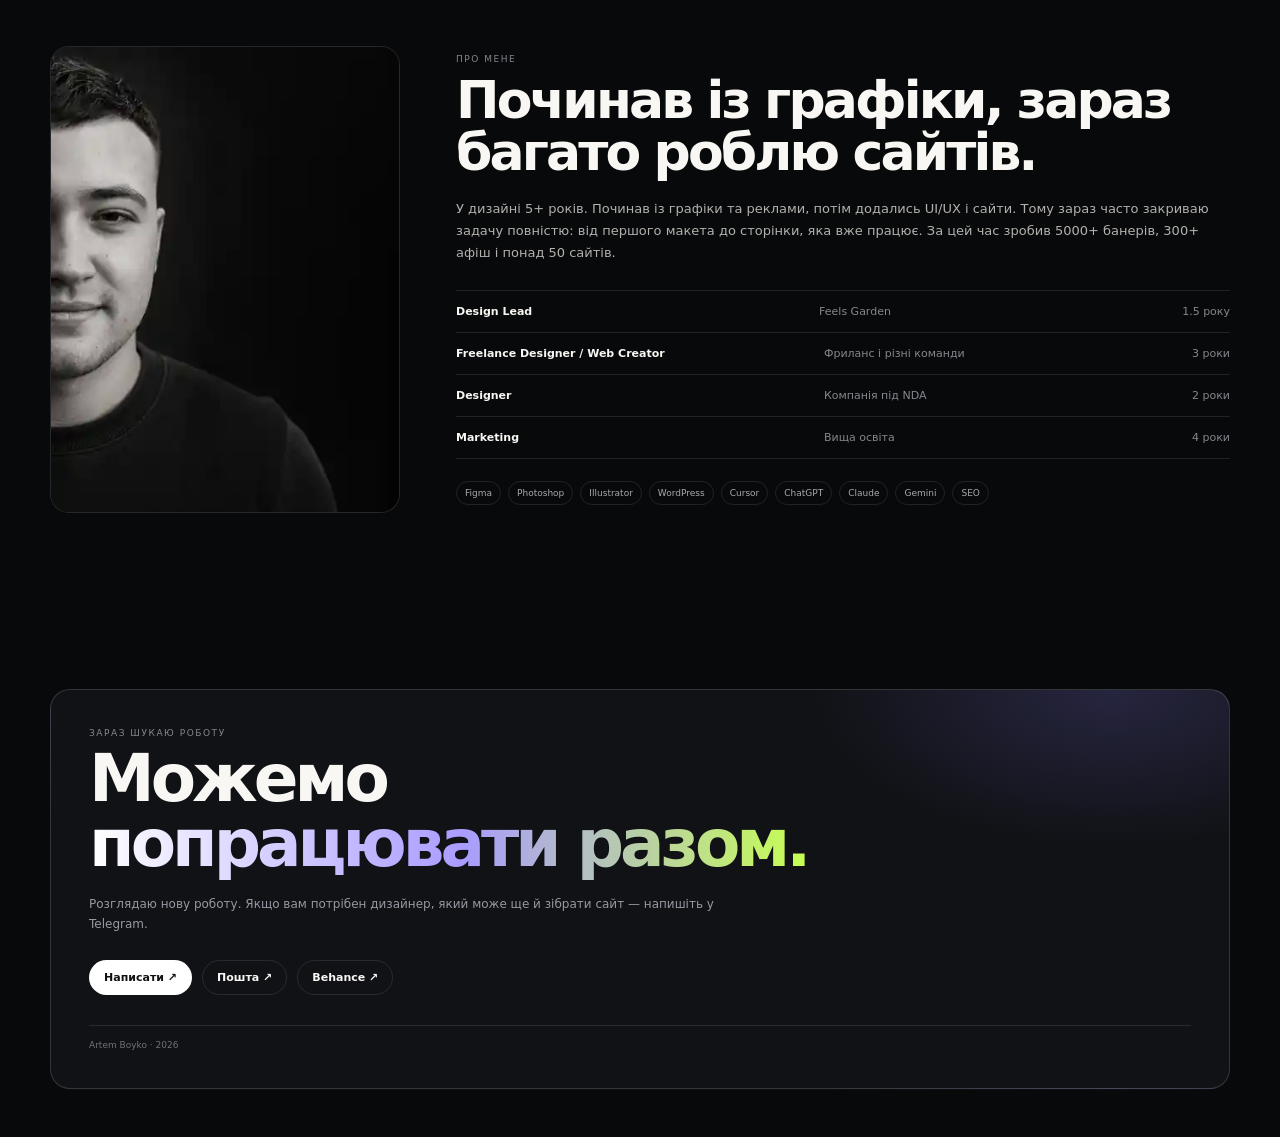
<file: portfolio/notion-v7.html>
<!doctype html><html lang="uk"><head><meta charset="utf-8"><meta name="viewport" content="width=device-width,initial-scale=1">
<style>
:root{--bg:#08090b;--panel:#111318;--text:#f8f7f3;--muted:#9699a1;--line:rgba(255,255,255,.1);--lime:#c7ff52;--vio:#8d7dff}
*{box-sizing:border-box}html{scroll-behavior:smooth}body{margin:0;background:radial-gradient(900px 560px at 88% 0,rgba(141,125,255,.15),transparent 62%),radial-gradient(780px 520px at 0 38%,rgba(199,255,82,.06),transparent 64%),var(--bg);color:var(--text);font-family:Inter,system-ui,-apple-system,sans-serif}a{color:inherit;text-decoration:none}.shell{width:min(1180px,calc(100% - 40px));margin:auto}.nav{position:sticky;top:8px;z-index:20;width:min(800px,calc(100% - 18px));margin:8px auto 0;display:flex;align-items:center;gap:5px;padding:7px 8px;border:1px solid var(--line);border-radius:999px;background:rgba(8,9,11,.86);backdrop-filter:blur(18px)}.brand{margin-right:auto;font-weight:900}.nav a{padding:8px 10px;border-radius:999px;font-size:11px;color:#b6b8bd}.nav a:hover{background:rgba(255,255,255,.06);color:#fff}.nav .hire{background:#fff;color:#111;font-weight:800}.hero{padding:92px 0 76px}.ey{font-size:9px;letter-spacing:.17em;text-transform:uppercase;color:#84878e}h1{margin:16px 0 24px;font-size:clamp(50px,7.5vw,92px);line-height:.92;letter-spacing:-.07em}.grad{background:linear-gradient(90deg,#fff,#a99cff 52%,#c7ff52);-webkit-background-clip:text;background-clip:text;color:transparent}.hero p{margin:0;max-width:690px;color:#aaa9a6;font-size:15px;line-height:1.7}.acts{display:flex;gap:10px;flex-wrap:wrap;margin-top:26px}.btn{padding:10px 14px;border:1px solid var(--line);border-radius:999px;font-size:11px;font-weight:800;transition:.25s}.btn:hover{transform:translateY(-2px);border-color:rgba(199,255,82,.4)}.btn.pr{background:#fff;color:#111}.btn.pr:hover{background:var(--lime)}.stats{display:grid;grid-template-columns:repeat(4,1fr);margin-top:42px;border:1px solid var(--line);border-radius:16px;overflow:hidden}.st{padding:22px;border-right:1px solid var(--line)}.st:last-child{border:0}.st strong{display:block;font-size:26px;letter-spacing:-.04em}.st span{font-size:9px;color:#81838a;text-transform:uppercase;letter-spacing:.08em}.sec{padding:88px 0;border-top:1px solid rgba(255,255,255,.06)}.head{display:flex;align-items:end;justify-content:space-between;gap:32px;margin-bottom:30px}.head h2{margin:8px 0 0;font-size:clamp(34px,4.6vw,56px);line-height:1;letter-spacing:-.055em}.head p{margin:0;max-width:440px;color:var(--muted);font-size:12px;line-height:1.65}.note{min-width:320px;max-width:430px;padding:18px 18px;border:1px solid var(--line);border-radius:14px;background:linear-gradient(135deg,rgba(141,125,255,.08),rgba(199,255,82,.035));display:grid;gap:7px}.note strong{font-size:11px;letter-spacing:.12em}.note span{font-size:9px;letter-spacing:.13em;color:var(--lime)}.note em{font-style:normal;color:var(--muted);font-size:11px;line-height:1.45}.grid{display:grid;grid-template-columns:repeat(4,minmax(0,1fr));gap:16px}.banner-grid{grid-template-columns:repeat(3,minmax(0,1fr))}.sites-grid{grid-template-columns:repeat(3,minmax(0,1fr))}.card{overflow:hidden;border:1px solid var(--line);border-radius:16px;background:#111318;transition:.28s}.card:hover{transform:translateY(-5px);border-color:rgba(199,255,82,.35);box-shadow:0 18px 40px rgba(0,0,0,.3)}.cover{aspect-ratio:16/10;overflow:hidden;background:#0c0e11}.cover img{display:block;width:100%;height:100%;object-fit:cover;transition:.55s}.card:hover img{transform:scale(1.035)}.meta{display:flex;align-items:end;justify-content:space-between;gap:12px;padding:16px}.meta small{font-size:8px;letter-spacing:.1em;color:#82858d;text-transform:uppercase}.meta h3{margin:6px 0 0;font-size:16px;line-height:1.1;letter-spacing:-.025em}.meta b{width:25px;height:25px;display:grid;place-items:center;border:1px solid var(--line);border-radius:50%;font-size:10px;flex:0 0 auto}.submark{display:inline-flex;margin:0 0 18px;padding:7px 10px;border:1px solid rgba(199,255,82,.18);border-radius:999px;color:var(--lime);font-size:9px;letter-spacing:.12em;text-transform:uppercase}.caps{display:grid;grid-template-columns:repeat(3,1fr);gap:16px}.cap{padding:24px;border:1px solid var(--line);border-radius:16px;background:rgba(255,255,255,.024)}.cap strong{display:block;font-size:18px;margin-bottom:10px}.cap p{margin:0;color:var(--muted);font-size:11px;line-height:1.55}.process{display:grid;grid-template-columns:repeat(5,1fr);overflow:hidden;border:1px solid var(--line);border-radius:17px}.step{padding:22px;border-right:1px solid var(--line)}.step:last-child{border:0}.step i{display:grid;place-items:center;width:40px;height:40px;border:1px solid var(--line);border-radius:11px;font-style:normal;margin-bottom:28px}.step small{color:var(--lime);font-size:8px}.step h3{margin:8px 0 6px;font-size:15px}.step p{margin:0;color:#85878d;font-size:10px;line-height:1.45}.about{display:grid;grid-template-columns:350px 1fr;gap:56px;align-items:center}.portrait{overflow:hidden;border:1px solid var(--line);border-radius:19px;background:#0c0e10}.portrait img{width:100%;height:auto;display:block}.about h2{font-size:clamp(32px,4.5vw,52px);line-height:1;letter-spacing:-.055em;margin:8px 0 20px}.about p{margin:0;font-size:13px;line-height:1.7;color:#b2b1ad}.xp{margin-top:26px;border-top:1px solid var(--line)}.row{display:grid;grid-template-columns:1fr 1fr auto;gap:10px;padding:14px 0;border-bottom:1px solid var(--line);font-size:11px}.row span{color:#85878d}.tools{display:flex;flex-wrap:wrap;gap:7px;margin-top:22px}.tool{padding:6px 8px;border:1px solid var(--line);border-radius:999px;color:#aaa;font-size:9px}.contact{padding:88px 0 48px}.box{padding:38px;border:1px solid rgba(255,255,255,.15);border-radius:20px;background:radial-gradient(500px 260px at 90% 0,rgba(141,125,255,.18),transparent 60%),#101216}.box h2{font-size:clamp(38px,5.5vw,66px);line-height:.98;letter-spacing:-.06em;margin:8px 0 18px}.box p{margin:0;color:var(--muted);font-size:12px;line-height:1.65;max-width:640px}.foot{margin-top:30px;padding-top:14px;border-top:1px solid var(--line);color:#70727a;font-size:9px}.sec,.contact{scroll-margin-top:90px}.ey{line-height:1.3}.card,.cap,.step,.box,.note{box-shadow:0 1px 0 rgba(255,255,255,.02)}@media(max-width:900px){.hero{padding:78px 0 62px}.sec{padding:72px 0}.contact{padding:72px 0 40px}.head{gap:22px}.about{gap:36px}}@media(max-width:1050px){.grid,.banner-grid,.sites-grid{grid-template-columns:repeat(2,1fr)}}@media(max-width:720px){.shell{width:min(100% - 28px,1180px)}.nav a:not(.hire){display:none}.hero{padding:64px 0 52px}.sec{padding:62px 0}.contact{padding:62px 0 32px}.head{margin-bottom:22px}.stats{margin-top:30px}.box{padding:24px}.note{padding:16px}.stats{grid-template-columns:1fr 1fr}.st:nth-child(2){border-right:0}.st:nth-child(-n+2){border-bottom:1px solid var(--line)}.head{align-items:flex-start;flex-direction:column}.note{min-width:0;width:100%}.grid,.banner-grid,.sites-grid,.caps,.about,.process{grid-template-columns:1fr}.step{border-right:0;border-bottom:1px solid var(--line)}.step i{margin-bottom:12px}.portrait{max-width:430px}.row{grid-template-columns:1fr auto}.row span:nth-child(2){grid-column:1/-1}}
</style></head><body>
<nav class="nav"><a class="brand" href="https://www.behance.net/692fd713" target="_blank">AB.</a><a href="#work">Роботи</a><a href="#banners">Банери</a><a href="#sites">Сайти</a><a href="#about">Про мене</a><a class="hire" href="https://t.me/artem_design10" target="_blank">Написати</a></nav>
<main>
<section class="hero"><div class="shell"><div class="ey">UI/UX · графіка · сайти</div><h1>Дизайн, який<br><span class="grad">працює в digital.</span></h1><p>Роблю дизайн сайтів, рекламу й графіку. Якщо треба — не зупиняюсь на Figma: можу зібрати сайт, перевірити адаптив і довести його до запуску.</p><div class="acts"><a class="btn pr" href="https://t.me/artem_design10" target="_blank">Написати в Написати ↗</a><a class="btn" href="#work">Дивитися роботи ↓</a></div><div class="stats"><div class="st"><strong>5+</strong><span>років у дизайні</span></div><div class="st"><strong>50+</strong><span>сайтів зібрано</span></div><div class="st"><strong>5000+</strong><span>банерів</span></div><div class="st"><strong>300+</strong><span>афіш і постерів</span></div></div></div></section>

<section class="sec" id="work"><div class="shell"><div class="head"><div><div class="ey">Вибране</div><h2>Сайти, UI та айдентика.</h2></div><div class="note"><strong>8 робіт</strong><span>UI/UX · BRANDING · WEB</span><em>Тут те, що я сам хочу показувати: сайти, інтерфейси й айдентика.</em></div></div><div class="grid"><a class="card" href="https://www.behance.net/gallery/229283741/Lumenix-Visual-Clarity-for-the-Future-of-Clean-Energy" target="_blank" rel="noopener">
        <div class="cover"><img src="[data-uri]" alt="Lumenix"></div>
        <div class="meta"><div><small>Web Design · Branding</small><h3>Lumenix</h3></div><b>↗</b></div>
        </a><a class="card" href="https://www.behance.net/gallery/226299751/MediHaven-Digital-Healthcare-Web-Design" target="_blank" rel="noopener">
        <div class="cover"><img src="[data-uri]" alt="MediHaven"></div>
        <div class="meta"><div><small>UI/UX · Healthcare</small><h3>MediHaven</h3></div><b>↗</b></div>
        </a><a class="card" href="https://www.behance.net/gallery/225847885/Modern-SaaS-Project-Management-Platform-Design" target="_blank" rel="noopener">
        <div class="cover"><img src="[data-uri]" alt="TaskNest"></div>
        <div class="meta"><div><small>UI/UX · SaaS</small><h3>TaskNest</h3></div><b>↗</b></div>
        </a><a class="card" href="https://www.behance.net/gallery/226250037/Finza-Bold-marketing-agency-website" target="_blank" rel="noopener">
        <div class="cover"><img src="[data-uri]" alt="Finza"></div>
        <div class="meta"><div><small>Web Design</small><h3>Finza</h3></div><b>↗</b></div>
        </a><a class="card" href="https://www.behance.net/gallery/225849105/SkillBoost-Online-Learning-Platform-UI" target="_blank" rel="noopener">
        <div class="cover"><img src="[data-uri]" alt="SkillBoost"></div>
        <div class="meta"><div><small>UI/UX · EdTech</small><h3>SkillBoost</h3></div><b>↗</b></div>
        </a><a class="card" href="https://www.behance.net/gallery/229242465/Lumex-a-crypto-case-study" target="_blank" rel="noopener">
        <div class="cover"><img src="[data-uri]" alt="Lumex"></div>
        <div class="meta"><div><small>Web Design · Crypto</small><h3>Lumex</h3></div><b>↗</b></div>
        </a><a class="card" href="https://www.behance.net/gallery/229278763/ShadowLab-Branding-for-a-Ninja-Led-Agency" target="_blank" rel="noopener">
        <div class="cover"><img src="[data-uri]" alt="ShadowLab"></div>
        <div class="meta"><div><small>Branding · Web</small><h3>ShadowLab</h3></div><b>↗</b></div>
        </a><a class="card" href="https://www.behance.net/gallery/229281537/VoltaIQ-Clean-Interface-for-Clean-Energy" target="_blank" rel="noopener">
        <div class="cover"><img src="[data-uri]" alt="VoltaIQ"></div>
        <div class="meta"><div><small>Web · Clean Energy</small><h3>VoltaIQ</h3></div><b>↗</b></div>
        </a></div></div></section>

<section class="sec" id="banners"><div class="shell"><span class="submark">5000+ банерів</span><div class="head"><div><div class="ey">Реклама й SMM</div><h2>Банери й рекламні серії.</h2></div><div class="note"><strong>7 добірок</strong><span>SMM · ADS · E-COMMERCE · STORIES</span><em>Товари, вакансії, нерухомість, crypto та stories. У кожному кейсі — серія, а не один макет.</em></div></div><div class="grid banner-grid"><a class="card" href="https://www.behance.net/gallery/236747135/Ray-Ban-Smart-Glasses-tehnolog-u-kozhnomu-pogljad" target="_blank" rel="noopener">
        <div class="cover"><img src="[data-uri]" alt="Ray-Ban Smart Glasses"></div>
        <div class="meta"><div><small>Campaign · Graphic Design</small><h3>Ray-Ban Smart Glasses</h3></div><b>↗</b></div>
        </a><a class="card" href="https://www.behance.net/gallery/236747313/E-commerce-Promo-Series-kreativi-dlja-tovarv" target="_blank" rel="noopener">
        <div class="cover"><img src="[data-uri]" alt="E-commerce Promo Series"></div>
        <div class="meta"><div><small>SMM · Campaign</small><h3>E-commerce Promo Series</h3></div><b>↗</b></div>
        </a><a class="card" href="https://www.behance.net/gallery/236747613/vakansjn-kreativi-dlja-socalnih-merezh" target="_blank" rel="noopener">
        <div class="cover"><img src="[data-uri]" alt="Vacancy Creatives"></div>
        <div class="meta"><div><small>Social Media · Ads</small><h3>Vacancy Creatives</h3></div><b>↗</b></div>
        </a><a class="card" href="https://www.behance.net/gallery/231058003/Ecommerce-kreativi-dlja-tovarv" target="_blank" rel="noopener">
        <div class="cover"><img src="[data-uri]" alt="E-commerce Products"></div>
        <div class="meta"><div><small>Product Creatives · Ads</small><h3>E-commerce Products</h3></div><b>↗</b></div>
        </a><a class="card" href="https://www.behance.net/gallery/231060583/kreativn-baneri-zhkNovaHaus-6-maketv-dlja-Instagram" target="_blank" rel="noopener">
        <div class="cover"><img src="[data-uri]" alt="NovaHaus"></div>
        <div class="meta"><div><small>Real Estate · Social</small><h3>NovaHaus</h3></div><b>↗</b></div>
        </a><a class="card" href="https://www.behance.net/gallery/231198125/kriptotrejding-8-banerv-dlja-Instagram-Stories" target="_blank" rel="noopener">
        <div class="cover"><img src="[data-uri]" alt="Crypto Stories"></div>
        <div class="meta"><div><small>Crypto · Instagram Stories</small><h3>Crypto Stories</h3></div><b>↗</b></div>
        </a><a class="card" href="https://www.behance.net/gallery/231056935/kreativn-baneri-dlja-vzuttja-%28Instagram-Facebook-Ads%29" target="_blank" rel="noopener">
        <div class="cover"><img src="[data-uri]" alt="Shoes Campaign"></div>
        <div class="meta"><div><small>E-commerce · Social Ads</small><h3>Shoes Campaign</h3></div><b>↗</b></div>
        </a></div></div></section>

<section class="sec" id="sites"><div class="shell"><div class="head"><div><div class="ey">Живі сайти</div><h2>Сайти, які вже в онлайні.</h2></div><p>Ці сайти можна відкрити й подивитися наживо. Тут моя робота з дизайном, збіркою, WordPress, адаптивом і базовим SEO.</p></div><div class="grid sites-grid"><a class="card" href="https://electroluxlosangeles.support" target="_blank" rel="noopener">
        <div class="cover"><img src="[data-uri]" alt="Electrolux Los Angeles"></div>
        <div class="meta"><div><small>WordPress · SEO</small><h3>Electrolux Los Angeles</h3></div><b>↗</b></div>
        </a><a class="card" href="https://fisherpaykellosangeles.support" target="_blank" rel="noopener">
        <div class="cover"><img src="[data-uri]" alt="Fisher &amp; Paykel Los Angeles"></div>
        <div class="meta"><div><small>Premium Web · SEO</small><h3>Fisher & Paykel Los Angeles</h3></div><b>↗</b></div>
        </a><a class="card" href="https://jennairlosangeles.support" target="_blank" rel="noopener">
        <div class="cover"><img src="[data-uri]" alt="JennAir Los Angeles"></div>
        <div class="meta"><div><small>WordPress · Luxury</small><h3>JennAir Los Angeles</h3></div><b>↗</b></div>
        </a><a class="card" href="https://kenmorelosangeles.support" target="_blank" rel="noopener">
        <div class="cover"><img src="[data-uri]" alt="Kenmore Los Angeles"></div>
        <div class="meta"><div><small>Web · Service</small><h3>Kenmore Los Angeles</h3></div><b>↗</b></div>
        </a><a class="card" href="https://dcslosangeles.support" target="_blank" rel="noopener">
        <div class="cover"><img src="[data-uri]" alt="DCS Los Angeles"></div>
        <div class="meta"><div><small>Dark Web · Service</small><h3>DCS Los Angeles</h3></div><b>↗</b></div>
        </a><a class="card" href="https://gelosangeles.support" target="_blank" rel="noopener">
        <div class="cover"><img src="[data-uri]" alt="GE Los Angeles"></div>
        <div class="meta"><div><small>WordPress · SEO</small><h3>GE Los Angeles</h3></div><b>↗</b></div>
        </a></div></div></section>

<section class="sec"><div class="shell"><div class="head"><div><div class="ey">Що роблю</div><h2>Що можу закрити сам.</h2></div></div><div class="caps"><div class="cap"><strong>UI/UX і web</strong><p>Лендинги, багатосторінкові сайти, інтерфейси, прототипи й дизайн-системи.</p></div><div class="cap"><strong>Графіка й реклама</strong><p>Банери, сторіс, ресайзи, афіші, зовнішня реклама й матеріали для друку.</p></div><div class="cap"><strong>Сайти під ключ</strong><p>Можу не тільки намалювати сайт, а й зібрати його: WordPress, код, адаптив, перевірка перед запуском і базове SEO.</p></div></div></div></section>

<section class="sec"><div class="shell"><div class="head"><div><div class="ey">Як працюю</div><h2>Без складної схеми.</h2></div></div><div class="process"><div class="step"><i>⌁</i><small>01</small><h3>Задача</h3><p>Спочатку розбираюсь, що саме треба зробити й для кого.</p></div><div class="step"><i>✎</i><small>02</small><h3>Візуал</h3><p>Показую напрям: сітка, типографіка, UI, графіка.</p></div><div class="step"><i>▦</i><small>03</small><h3>Контент</h3><p>Готую все, що треба для запуску: картинки, банери, ресайзи.</p></div><div class="step"><i>&lt;/&gt;</i><small>04</small><h3>Збірка</h3><p>Верстаю, підключаю WordPress і використовую AI там, де він реально економить час.</p></div><div class="step"><i>✓</i><small>05</small><h3>Запуск</h3><p>Перевіряю мобілку, форми, посилання й віддаю готовий сайт.</p></div></div></div></section>

<section class="sec" id="about"><div class="shell"><div class="about"><div class="portrait"><img src="[data-uri]" alt="Artem Boyko"></div><div><div class="ey">Про мене</div><h2>Починав із графіки, зараз багато роблю сайтів.</h2><p>У дизайні 5+ років. Починав із графіки та реклами, потім додались UI/UX і сайти. Тому зараз часто закриваю задачу повністю: від першого макета до сторінки, яка вже працює. За цей час зробив 5000+ банерів, 300+ афіш і понад 50 сайтів.</p><div class="xp"><div class="row"><b>Design Lead</b><span>Feels Garden</span><span>1.5 року</span></div><div class="row"><b>Freelance Designer / Web Creator</b><span>Фриланс і різні команди</span><span>3 роки</span></div><div class="row"><b>Designer</b><span>Компанія під NDA</span><span>2 роки</span></div><div class="row"><b>Marketing</b><span>Вища освіта</span><span>4 роки</span></div></div><div class="tools"><span class="tool">Figma</span><span class="tool">Photoshop</span><span class="tool">Illustrator</span><span class="tool">WordPress</span><span class="tool">Cursor</span><span class="tool">ChatGPT</span><span class="tool">Claude</span><span class="tool">Gemini</span><span class="tool">SEO</span></div></div></div></div></section>

<section class="contact"><div class="shell"><div class="box"><div class="ey">Зараз шукаю роботу</div><h2>Можемо<br><span class="grad">попрацювати разом.</span></h2><p>Розглядаю нову роботу. Якщо вам потрібен дизайнер, який може ще й зібрати сайт — напишіть у Telegram.</p><div class="acts"><a class="btn pr" href="https://t.me/artem_design10" target="_blank">Написати ↗</a><a class="btn" href="mailto:artemboyko5226@gmail.com">Пошта ↗</a><a class="btn" href="https://www.behance.net/692fd713" target="_blank">Behance ↗</a></div><div class="foot">Artem Boyko · 2026</div></div></div></section>
</main></body></html>
</file>
<file: style.css>
:root {
  --bg: #020706;
  --bg-2: #041817;
  --panel: rgba(5, 29, 29, 0.86);
  --panel-2: rgba(8, 48, 46, 0.78);
  --cyan: #11f4e3;
  --cyan-soft: rgba(17, 244, 227, 0.18);
  --text: #f4fffd;
  --muted: #a9c8c5;
  --line: rgba(17, 244, 227, 0.34);
  --green: #6dff9d;
  --yellow: #ffdf6e;
  --purple: #9b5cff;
  --pink: #ff4fd8;
  --shadow: 0 0 42px rgba(17, 244, 227, 0.18);
  --radius: 28px;
}

* {
  box-sizing: border-box;
  margin: 0;
  padding: 0;
}

body {
  min-height: 100vh;
  overflow: hidden;
  font-family: Inter, system-ui, -apple-system, BlinkMacSystemFont, "Segoe UI", sans-serif;
  color: var(--text);
  background:
    radial-gradient(circle at 18% 18%, rgba(17, 244, 227, 0.18), transparent 24%),
    radial-gradient(circle at 78% 66%, rgba(155, 92, 255, 0.14), transparent 30%),
    linear-gradient(135deg, #010504 0%, #031716 50%, #020706 100%);
}

a {
  color: inherit;
  text-decoration: none;
}

button,
.button {
  display: inline-flex;
  align-items: center;
  justify-content: center;
  gap: 8px;
  border: 1px solid var(--line);
  background: linear-gradient(180deg, rgba(17, 244, 227, 0.16), rgba(17, 244, 227, 0.05));
  color: var(--text);
  padding: 11px 16px;
  border-radius: 999px;
  font-weight: 900;
  cursor: pointer;
  transition: 0.22s ease;
  box-shadow: inset 0 0 16px rgba(17, 244, 227, 0.08);
  white-space: nowrap;
}

button:hover,
.button:hover {
  transform: translateY(-2px);
  box-shadow: 0 0 22px rgba(17, 244, 227, 0.22);
}

.progress-wrap {
  position: fixed;
  left: 0;
  top: 0;
  width: 100%;
  height: 6px;
  z-index: 90;
  background: rgba(255, 255, 255, 0.06);
}

.progress {
  height: 100%;
  width: 0%;
  background: linear-gradient(90deg, var(--cyan), var(--green), var(--yellow), var(--pink));
  box-shadow: 0 0 18px var(--cyan);
  transition: width 0.45s ease;
}

.topbar {
  position: fixed;
  top: 16px;
  left: 50%;
  transform: translateX(-50%);
  z-index: 80;
  width: min(1160px, calc(100vw - 28px));
  display: flex;
  align-items: center;
  justify-content: space-between;
  gap: 18px;
  padding: 10px 12px;
  border: 1px solid var(--line);
  border-radius: 999px;
  background: rgba(0, 13, 13, 0.86);
  backdrop-filter: blur(18px);
  box-shadow: var(--shadow);
}

.brand {
  display: flex;
  align-items: center;
  gap: 10px;
  font-weight: 1000;
}

.brand-dot {
  width: 14px;
  height: 14px;
  border-radius: 50%;
  background: var(--cyan);
  box-shadow: 0 0 18px var(--cyan);
  animation: pulse 1.6s infinite;
}

@keyframes pulse {
  50% {
    transform: scale(1.35);
  }
}

.nav {
  display: flex;
  gap: 8px;
  align-items: center;
}

.nav button {
  font-size: 13px;
  padding: 9px 12px;
}

.nav button.active {
  background: rgba(17, 244, 227, 0.24);
  box-shadow: 0 0 20px rgba(17, 244, 227, 0.22);
}

.bg-grid,
.stars,
.code-rain {
  position: fixed;
  inset: 0;
  pointer-events: none;
}

.bg-grid {
  z-index: 0;
  background-image:
    linear-gradient(rgba(17, 244, 227, 0.05) 1px, transparent 1px),
    linear-gradient(90deg, rgba(17, 244, 227, 0.05) 1px, transparent 1px);
  background-size: 46px 46px;
  mask-image: linear-gradient(to bottom, rgba(0, 0, 0, 0.95), rgba(0, 0, 0, 0.12));
}

.stars {
  z-index: 1;
  opacity: 0.32;
  background:
    radial-gradient(circle at 10% 25%, rgba(255, 255, 255, 0.7) 0 1px, transparent 2px),
    radial-gradient(circle at 46% 10%, rgba(255, 255, 255, 0.45) 0 1px, transparent 2px),
    radial-gradient(circle at 82% 34%, rgba(255, 255, 255, 0.6) 0 1px, transparent 2px),
    radial-gradient(circle at 68% 76%, rgba(255, 255, 255, 0.38) 0 1px, transparent 2px);
  background-size: 420px 260px;
  animation: stars 38s linear infinite;
}

@keyframes stars {
  to {
    transform: translateX(-420px);
  }
}

.code-rain {
  z-index: 2;
  overflow: hidden;
  opacity: 0.28;
}

.particle {
  position: absolute;
  color: var(--cyan);
  font: 12px/1 "Courier New", monospace;
  animation: rain linear infinite;
}

@keyframes rain {
  from {
    transform: translateY(105vh);
    opacity: 0;
  }

  12%,
  88% {
    opacity: 0.8;
  }

  to {
    transform: translateY(-20vh);
    opacity: 0;
  }
}

.game {
  position: relative;
  z-index: 5;
  width: 100vw;
  height: 100vh;
  overflow: hidden;
}

.world {
  height: 100%;
  display: flex;
  will-change: transform;
  transition: transform 0.7s cubic-bezier(0.2, 0.9, 0.18, 1);
}

.level {
  position: relative;
  flex: 0 0 100vw;
  height: 100vh;
  padding: 80px 5vw 110px;
  display: grid;
  grid-template-columns: minmax(420px, 0.9fr) minmax(460px, 1.1fr);
  align-items: center;
  gap: 24px;

}

.level::after {
  content: "";
  position: absolute;
  left: 0;
  right: 0;
  bottom: 86px;
  height: 14px;
  background:
    repeating-linear-gradient(
      90deg,
      transparent 0 24px,
      rgba(17, 244, 227, 0.3) 24px 48px
    ),
    linear-gradient(
      90deg,
      transparent,
      rgba(17, 244, 227, 0.58),
      transparent
    );
  box-shadow: 0 0 24px rgba(17, 244, 227, 0.24);
}

.panel {
  position: relative;
  z-index: 3;
  border: 1px solid var(--line);
  border-radius: var(--radius);
  background: var(--panel);
  box-shadow: var(--shadow);
  padding: 18px;
  backdrop-filter: blur(16px);
}

.panel::before {
  content: "";
  position: absolute;
  inset: 10px;
  border: 1px solid rgba(255, 255, 255, 0.05);
  border-radius: 22px;
  pointer-events: none;
}

.log-panel {
  padding: 12px;

}

.level-label {
  color: var(--cyan);
  font-size: 13px;
  text-transform: uppercase;
  letter-spacing: 0.16em;
  font-weight: 1000;
  margin-bottom: 14px;
}

h1 {
  font-size: clamp(30px, 4.5vw, 68px);
  line-height: 1.05;
  letter-spacing: -0.05em;
  margin-bottom: 20px;
}

h2 {
  font-size: clamp(26px, 3.2vw, 52px);
  line-height: 1.1;
  letter-spacing: -0.04em;
  margin-bottom: 18px;
}

h3 {
  font-size: 18px;
  line-height: 1.2;
  margin-bottom: 10px;
}

p {
  color: var(--muted);
  font-size: 18px;
  line-height: 1.62;
}

.accent {
  color: var(--cyan);
  text-shadow: 0 0 24px rgba(17, 244, 227, 0.42);
}

.actions {
  display: flex;
  flex-wrap: wrap;
  gap: 12px;
  margin-top: 24px;
}

.projects-level {
  grid-template-columns: 240px minmax(0, 1fr);
  align-items: start;
  padding: 82px 3.5vw 92px;
  gap: 16px;
}

.projects-level::after {
  content: "";
  position: absolute;
  left: 0;
  right: 0;
  bottom: 86px;
  height: 14px;
  background:
    repeating-linear-gradient(
      90deg,
      transparent 0 24px,
      rgba(17, 244, 227, 0.3) 24px 48px
    ),
    linear-gradient(
      90deg,
      transparent,
      rgba(17, 244, 227, 0.58),
      transparent
    );
  box-shadow: 0 0 24px rgba(17, 244, 227, 0.24);
}

.projects-panel {
  position: relative;
  z-index: 3;
  border: 1px solid var(--line);
  border-radius: 20px;
  background: var(--panel);
  box-shadow: var(--shadow);
  padding: 36px;
  backdrop-filter: blur(16px);
}

.projects-panel::before {
  content: "";
  position: absolute;
  inset: 8px;
  border: 1px solid rgba(255, 255, 255, 0.05);
  border-radius: 15px;
  pointer-events: none;
}

.projects-label {
  color: var(--cyan);
  font-size: 10px;
  text-transform: uppercase;
  letter-spacing: 0.13em;
  font-weight: 1000;
  margin-bottom: 8px;
}

.projects-panel h2 {
  font-size: clamp(20px, 2vw, 32px);
  line-height: 1.08;
  letter-spacing: -0.04em;
  margin-bottom: 0;
}

.projects-actions {
  display: flex;
  flex-wrap: wrap;
  gap: 10px;
  margin-top: 14px;
}

.projects-main-button {
  display: inline-flex;
  align-items: center;
  justify-content: center;
  gap: 8px;
  border: 1px solid var(--line);
  background: linear-gradient(
    180deg,
    rgba(17, 244, 227, 0.16),
    rgba(17, 244, 227, 0.05)
  );
  color: var(--text);
  padding: 9px 13px;
  border-radius: 999px;
  font-size: 11px;
  font-weight: 900;
  cursor: pointer;
  transition: 0.22s ease;
  box-shadow: inset 0 0 16px rgba(17, 244, 227, 0.08);
  white-space: nowrap;
}

.projects-main-button:hover {
  transform: translateY(-2px);
  box-shadow: 0 0 22px rgba(17, 244, 227, 0.22);
}

.projects-grid {
  position: relative;
  z-index: 3;
  display: grid;
  grid-template-columns: repeat(3, minmax(0, 1fr));
  gap: 8px;
  align-content: start;
  max-height: calc(100vh - 176px);
  overflow-y: auto;
  padding-right: 4px;
}

.projects-grid::-webkit-scrollbar {
  width: 6px;
}

.projects-grid::-webkit-scrollbar-thumb {
  border-radius: 999px;
  background: rgba(17, 244, 227, 0.32);
}

.projects-card {
  min-height: 96px;
  border: 1px solid rgba(17, 244, 227, 0.18);
  background: rgba(255, 255, 255, 0.04);
  border-radius: 14px;
  padding: 40px;
  color: var(--muted);
  font-size: 10.5px;
  line-height: 1.28;
  transition: 0.24s ease;
}

.projects-card:hover {
  transform: translateY(-3px);
  border-color: rgba(17, 244, 227, 0.65);
  box-shadow: 0 0 24px rgba(17, 244, 227, 0.14);
}

.projects-card strong {
  color: var(--text);
  display: block;
  margin-bottom: 4px;
  font-size: 12px;
  line-height: 1.15;
}

.projects-card-links {
  display: flex;
  flex-wrap: wrap;
  gap: 5px;
  margin-top: 7px;
}

.projects-card-links a {
  display: inline-flex;
  align-items: center;
  justify-content: center;
  padding: 4px 7px;
  border: 1px solid rgba(17, 244, 227, 0.32);
  border-radius: 999px;
  color: var(--cyan);
  font-size: 9px;
  font-weight: 900;
  background: rgba(17, 244, 227, 0.08);
  transition: 0.22s ease;
}

.projects-card-links a:hover {
  transform: translateY(-2px);
  border-color: rgba(17, 244, 227, 0.72);
  box-shadow: 0 0 16px rgba(17, 244, 227, 0.18);
}

.final-level {
  display: flex;
  justify-content: center;
  align-items: center;
}
  

.quest-log,
.cards,
.skills,
.timeline,
.contacts {
  display: grid;
  gap: 14px;
}

.quest-log {
  margin-top: 20px;
}

.log-item,
.card,
.skill,
.step,
.contact-item {
  border: 1px solid rgba(17, 244, 227, 0.18);
  background: rgba(255, 255, 255, 0.04);
  border-radius: 20px;
  padding: 16px;
  color: var(--muted);
  line-height: 1.55;
  transition: 0.24s ease;
}

.log-item {
  padding: 12px;
  line-height: 1;
}
.final-item {
  padding: 12px;
  line-height: 1;
}

.log-item:hover,
.card:hover,
.skill:hover,
.step:hover,
.contact-item:hover {
  transform: translateY(-4px);
  border-color: rgba(17, 244, 227, 0.65);
  box-shadow: 0 0 24px rgba(17, 244, 227, 0.14);
}

.cards,
.timeline {
  grid-template-columns: repeat(2, minmax(0, 1fr));
}

.card strong,
.step strong,
.contact-item strong {
  color: var(--text);
  display: block;
  margin-bottom: 6px;
}

.skill {
  cursor: pointer;
}

.skill-head {
  display: flex;
  justify-content: space-between;
  color: var(--text);
  font-weight: 1000;
  margin-bottom: 8px;
}

.bar {
  height: 12px;
  border-radius: 999px;
  background: rgba(255, 255, 255, 0.08);
  overflow: hidden;
}

.bar span {
  display: block;
  height: 100%;
  width: var(--value);
  border-radius: inherit;
  background: linear-gradient(90deg, var(--cyan), var(--green));
  box-shadow: 0 0 16px rgba(17, 244, 227, 0.44);
}

.skill-desc {
  display: none;
  margin-top: 10px;
  font-size: 14px;
}

.skill.active .skill-desc {
  display: block;
}

.stage {
  position: relative;
  height: 430px;
  border: 1px solid rgba(17, 244, 227, 0.28);
  border-radius: 40px;
  background:
    radial-gradient(circle at 50% 20%, rgba(17, 244, 227, 0.16), transparent 34%),
    linear-gradient(180deg, rgba(3, 45, 42, 0.9), rgba(1, 9, 9, 0.92));
  box-shadow: var(--shadow);
  overflow: hidden;
}

.stage::before {
  content: "";
  position: absolute;
  inset: 0;
  background-image:
    linear-gradient(rgba(255, 255, 255, 0.04) 1px, transparent 1px),
    linear-gradient(90deg, rgba(255, 255, 255, 0.04) 1px, transparent 1px);
  background-size: 34px 34px;
  transform: perspective(420px) rotateX(62deg) translateY(142px) scale(1.35);
  opacity: 0.55;
}


.platform {
  position: absolute;
  left: 8%;
  right: 8%;
  bottom: 78px;
  height: 24px;
  border-radius: 999px;
  background: linear-gradient(
    90deg,
    rgba(17, 244, 227, 0.16),
    rgba(17, 244, 227, 0.72),
    rgba(17, 244, 227, 0.16)
  );
  box-shadow: 0 0 28px rgba(17, 244, 227, 0.32);
}

.badge,
.coin,
.enemy,
.portal {
  position: absolute;
  z-index: 2;
}

.badge {
  padding: 12px 16px;
  border: 1px solid var(--line);
  border-radius: 999px;
  background: rgba(1, 15, 15, 0.84);
  color: var(--cyan);
  font-weight: 1000;
  animation: float 4s ease-in-out infinite;
}

.badge-html {
  left: 9%;
  top: 28%;
}

.badge-js {
  right: 10%;
  top: 36%;
  animation-delay: 0.6s;
}

.badge-css {
  right: 30%;
  top: 56%;
  animation-delay: 0.6s;
}

.badge-react {
  left: 24%;
  bottom: 42%;
}

.badge-github {
  left: 46%;
  bottom: 56%;
}

.coin {
  width: 34px;
  height: 34px;
  border-radius: 50%;
  background: radial-gradient(circle at 30% 30%, #fff7b8, var(--yellow));
  border: 2px solid rgba(255, 255, 255, 0.38);
  box-shadow: 0 0 18px rgba(255, 223, 110, 0.45);
  animation: coin 1.6s ease-in-out infinite;
}

.coin-1 {
  left: 30%;
  top: 18%;
  animation-delay: 0.2s;
}

.portal {
  width: 92px;
  height: 132px;
  border-radius: 50%;
  border: 4px solid var(--purple);
  background: radial-gradient(circle, rgba(155, 92, 255, 0.34), transparent 65%);
  box-shadow:
    0 0 32px rgba(155, 92, 255, 0.7),
    inset 0 0 32px rgba(155, 92, 255, 0.35);
  animation: portal 2s ease-in-out infinite;
}

@keyframes float {
  50% {
    transform: translateY(-12px);
  }
}

@keyframes coin {
  50% {
    transform: scaleX(0.34);
  }
}

@keyframes portal {
  50% {
    transform: scale(1.06);
  }
}

.runner {
  position: fixed;
  left: 1vw;
  bottom: 92px;
  width: 116px;
  height: 210px;
  z-index: 55;
  pointer-events: none;
  filter: drop-shadow(0 0 20px rgba(17, 244, 227, 0.32));
  transition: transform 0.32s ease;
  transform: scale(0.72);
  transform-origin: bottom left;
}

.runner.running {
  animation: runBob 0.48s ease-in-out infinite;
}

@keyframes runBob {
  50% {
    transform: scale(0.72) translateY(-10px);
  }
}

.runner.running .arm.left {
  animation: armRunLeft 0.28s ease-in-out infinite;
}

.runner.running .arm.right {
  animation: armRunRight 0.28s ease-in-out infinite;
}

.runner.running .leg.left {
  animation: legRunLeft 0.28s ease-in-out infinite;
}

.runner.running .leg.right {
  animation: legRunRight 0.28s ease-in-out infinite;
}

.avatar {
  position: relative;
  width: 116px;
  height: 210px;
}

.head {
  width: 82px;
  height: 82px;
  background: #f0bd92;
  border-radius: 50% 50% 46% 46%;
  position: absolute;
  left: 17px;
  top: 0;
  border: 3px solid rgba(255, 255, 255, 0.25);
  box-shadow: 0 0 18px rgba(0, 0, 0, 0.35);
}

.hair {
  position: absolute;
  left: 8px;
  top: -10px;
  width: 100px;
  height: 86px;
  background: #171313;
  border-radius: 50% 50% 42% 42%;
  z-index: -1;
}

.bangs {
  position: absolute;
  left: 18px;
  top: -3px;
  width: 68px;
  height: 22px;
  background: #171313;
  border-radius: 0 0 28px 28px;
}

.eye {
  position: absolute;
  top: 36px;
  width: 8px;
  height: 8px;
  border-radius: 50%;
  background: #101010;
}

.eye.left {
  left: 26px;
}

.eye.right {
  right: 26px;
}

.smile {
  position: absolute;
  left: 31px;
  top: 55px;
  width: 22px;
  height: 10px;
  border-bottom: 3px solid #7a3c3c;
  border-radius: 50%;
}

.body {
  position: absolute;
  left: 16px;
  top: 88px;
  width: 86px;
  height: 92px;
  border: 2px solid rgba(17, 244, 227, 0.54);
  border-radius: 28px 28px 18px 18px;
  background: linear-gradient(180deg, #083f3d, #021b1a);
  box-shadow: inset 0 0 18px rgba(17, 244, 227, 0.22);
}

.body::before {
  content: "</>";
  position: absolute;
  left: 24px;
  top: 28px;
  color: var(--cyan);
  font: 1000 18px/1 "Courier New", monospace;
}

.arm {
  position: absolute;
  top: 104px;
  width: 18px;
  height: 62px;
  border-radius: 999px;
  background: #f0bd92;
  border: 2px solid rgba(17, 244, 227, 0.25);
  transform-origin: top center;
}

.arm.left {
  left: 0;
  transform: rotate(18deg);
}

.arm.right {
  right: 0;
  transform: rotate(-18deg);
}

.leg {
  position: absolute;
  bottom: 0;
  width: 24px;
  height: 48px;
  border-radius: 12px;
  background: #021b1a;
  border: 2px solid rgba(17, 244, 227, 0.45);
  transform-origin: top center;
}

.leg.left {
  left: 28px;
}

.leg.right {
  right: 28px;
}

@keyframes armRunLeft {
  0%,
  100% {
    transform: rotate(38deg);
  }

  50% {
    transform: rotate(-36deg);
  }
}

@keyframes armRunRight {
  0%,
  100% {
    transform: rotate(-38deg);
  }

  50% {
    transform: rotate(36deg);
  }
}

@keyframes legRunLeft {
  0%,
  100% {
    transform: translateY(0) rotate(-14deg);
  }

  50% {
    transform: translateY(12px) rotate(16deg);
  }
}

@keyframes legRunRight {
  0%,
  100% {
    transform: translateY(12px) rotate(16deg);
  }

  50% {
    transform: translateY(0) rotate(-14deg);
  }
}

.controls {
  position: fixed;
  left: 50%;
  bottom: 18px;
  transform: translateX(-50%);
  z-index: 90;
  display: flex;
  align-items: center;
  gap: 12px;
  padding: 8px;
  border: 1px solid rgba(17, 244, 227, 0.24);
  border-radius: 999px;
  background: rgba(0, 0, 0, 0.42);
  backdrop-filter: blur(14px);
}

.controls button {
  width: 44px;
  height: 44px;
  padding: 0;
  font-size: 20px;
}

.hint {
  color: var(--muted);
  font-size: 13px;
  padding-right: 8px;
}



.game.hidden,
.runner.hidden,
.controls.hidden {
  display: none;
}


/* RESPONSIVE */

@media (max-width: 1100px) {
  .level {
    grid-template-columns: 1fr;
    overflow-y: auto;
    padding: 110px 20px 140px;
  }

  .projects-level {
    grid-template-columns: 1fr;
    overflow-y: auto;
    padding: 110px 20px 140px;
  }

  .projects-grid {
    grid-template-columns: repeat(2, minmax(0, 1fr));
    max-height: none;
    overflow-y: visible;
  }

  .projects-card {
    min-height: auto;
  }

  .stage {
    height: 330px;
  }

  .cards,
  .timeline {
    grid-template-columns: 1fr;
  }

  .runner {
    display: none;
  }

  .nav button {
    font-size: 12px;
    padding: 8px 10px;
  }

  .brand span:last-child {
    max-width: 170px;
    overflow: hidden;
    text-overflow: ellipsis;
    white-space: nowrap;
  }
}

@media (max-width: 720px) {
  body {
    overflow: auto;
  }

  .topbar {
    align-items: flex-start;
    flex-direction: column;
    border-radius: 24px;
  }

  .nav {
    flex-wrap: wrap;
  }

  .game {
    height: auto;
    overflow: visible;
  }

  .world {
    display: block;
    transform: none !important;
  }

  .level {
    height: auto;
    min-height: 100vh;
    display: grid;
  }

  .projects-level {
    height: auto;
    min-height: 100vh;
  }

  .projects-grid {
    grid-template-columns: 1fr;
    max-height: none;
    overflow-y: visible;
  }

  .controls {
    display: none;
  }

  .progress-wrap {
    display: none;
  }
}
</file>
